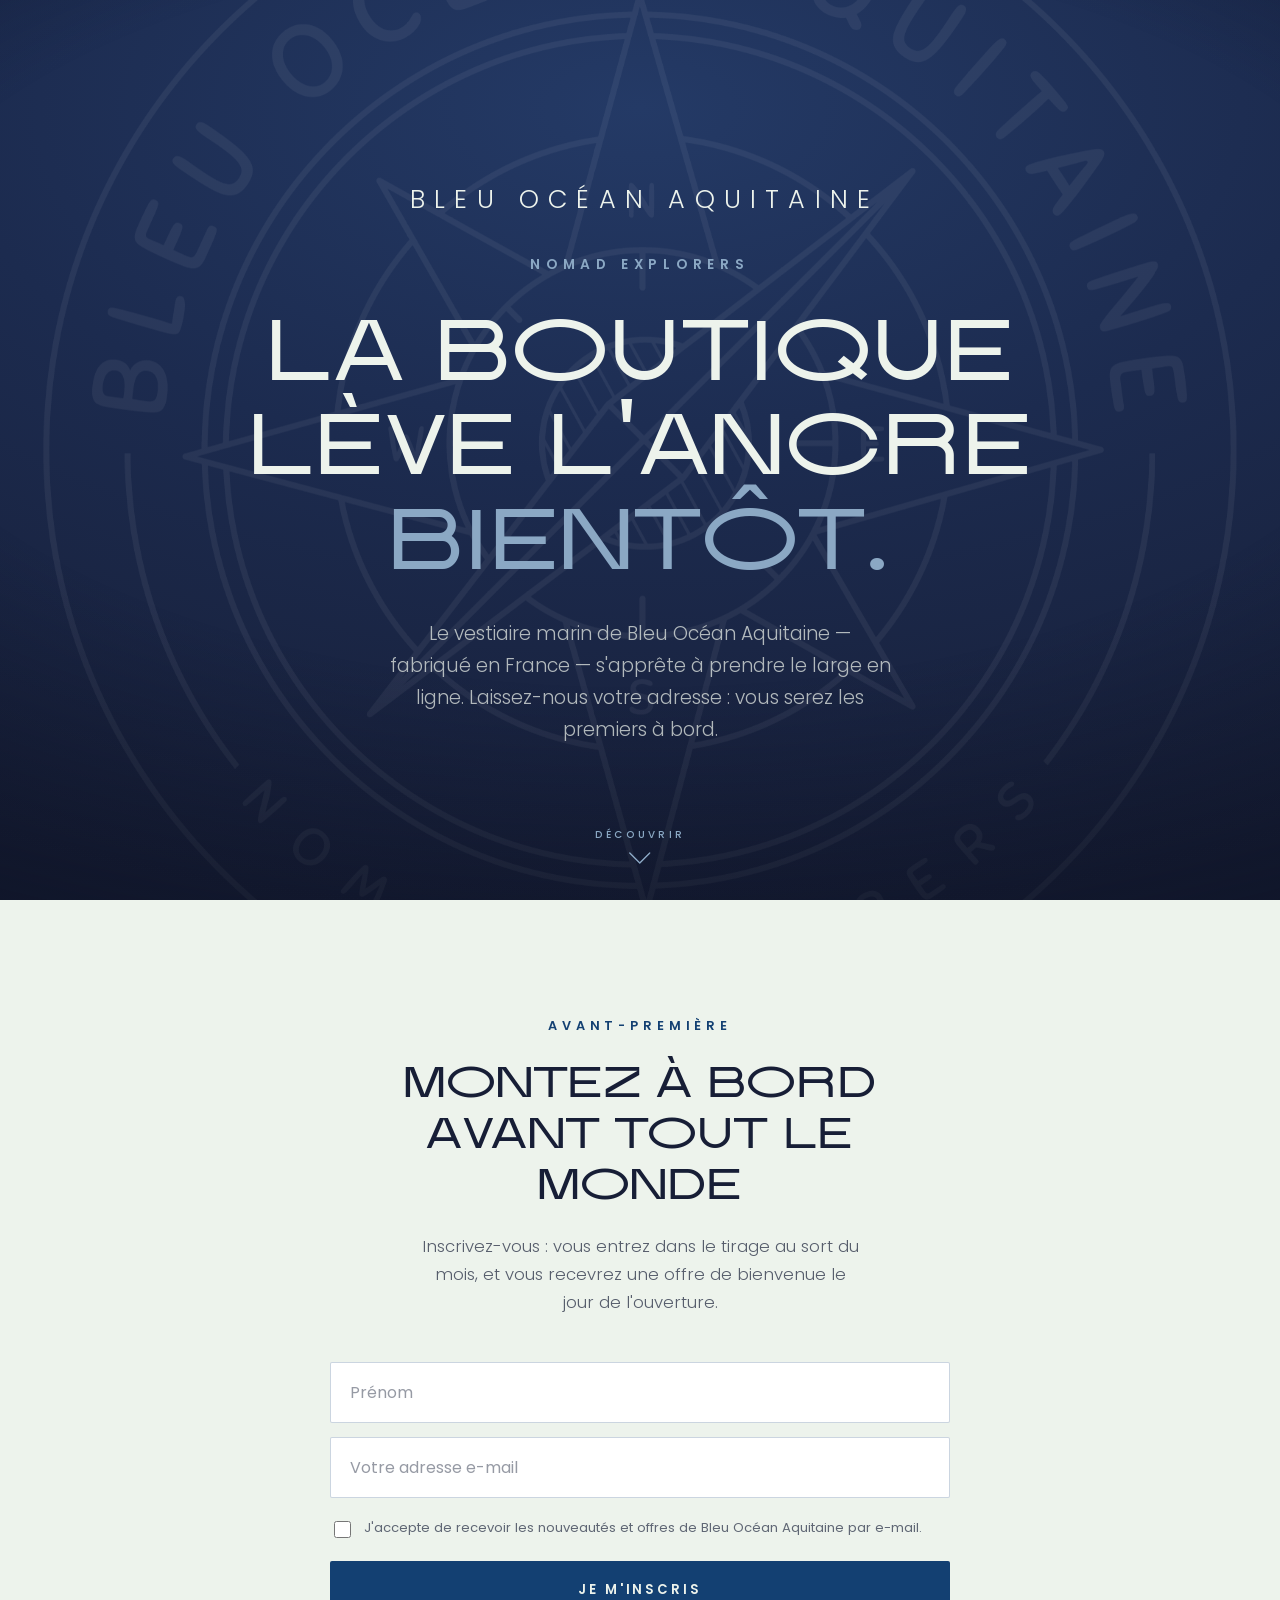
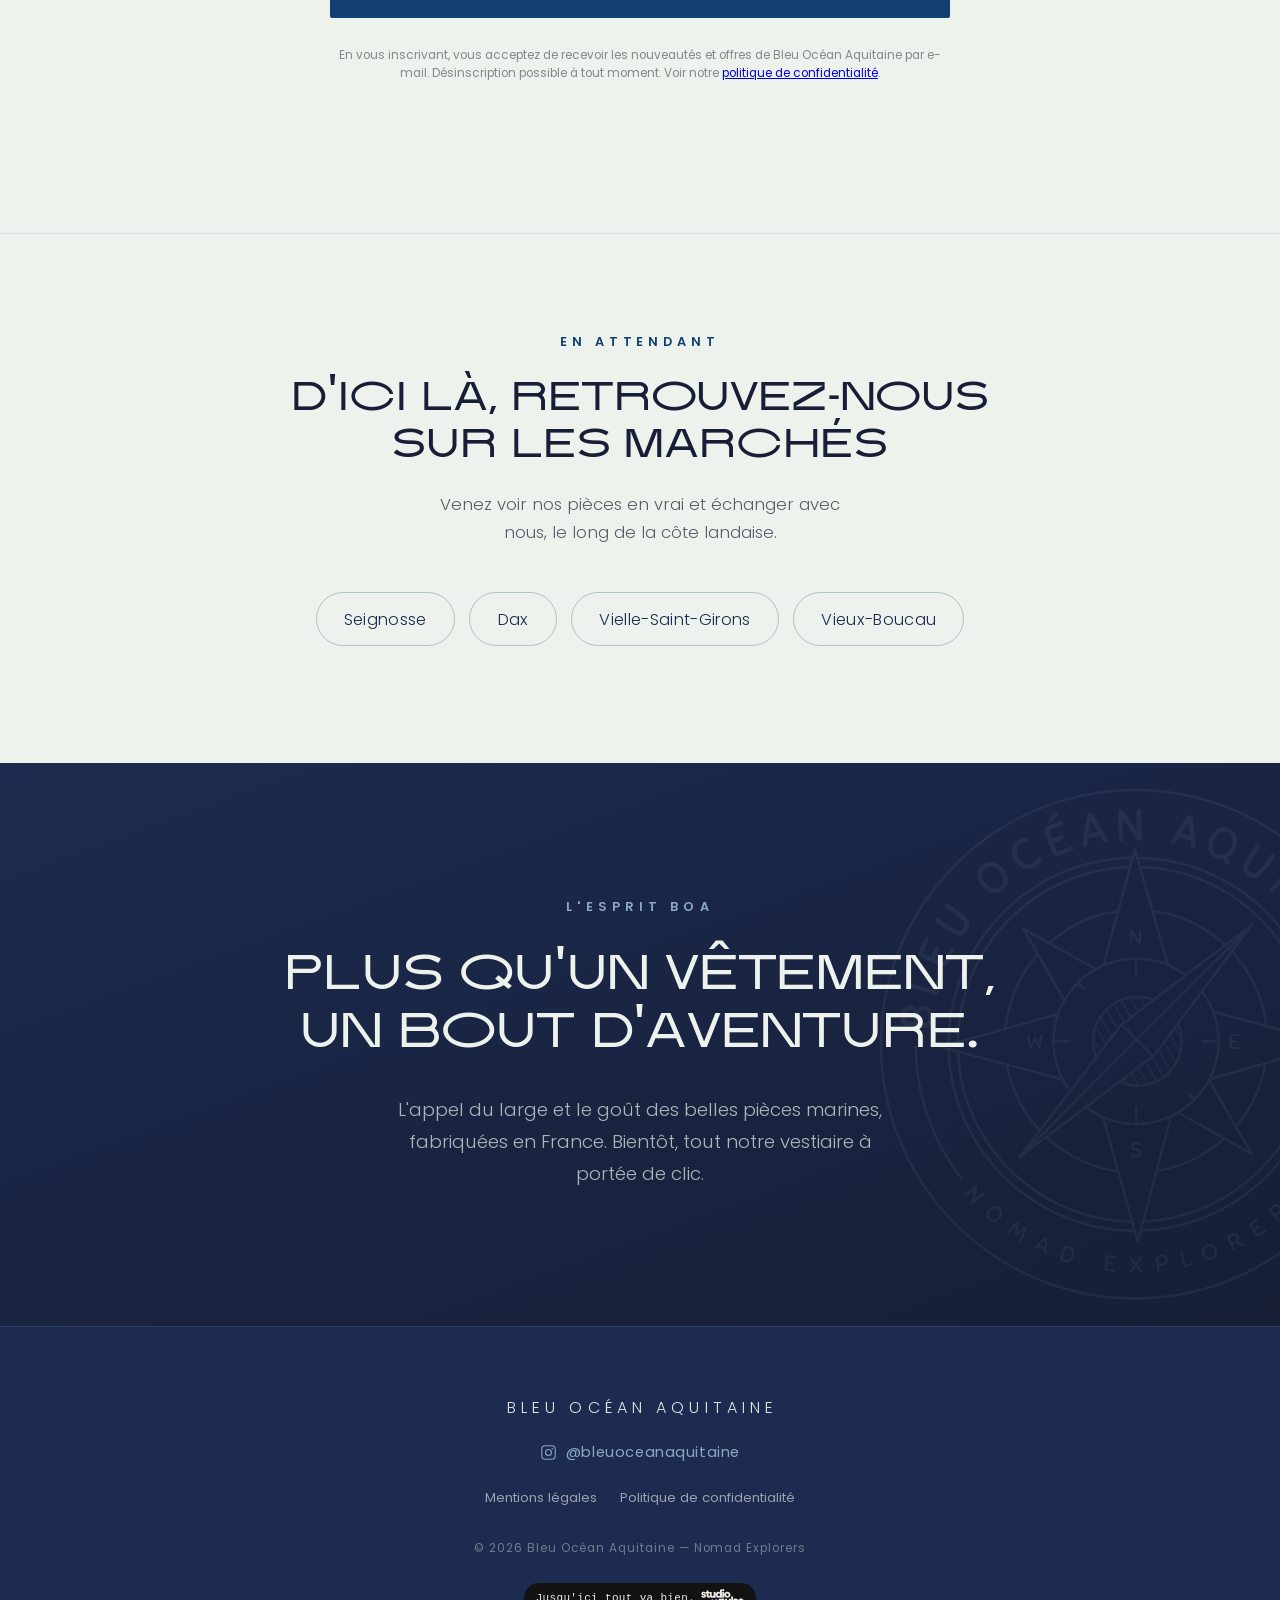
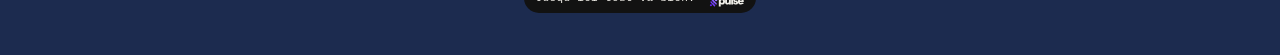
<file: index.html>
<!DOCTYPE html>
<html lang="fr">
<head>
  <meta charset="utf-8">
  <meta name="viewport" content="width=device-width, initial-scale=1">

  <title>Bleu Océan Aquitaine — bientôt en ligne</title>
  <meta name="description" content="Le vestiaire marin fabriqué en France. Inscrivez-vous pour l'avant-première et une offre de bienvenue à l'ouverture.">

  <!-- Open Graph / partage & QR -->
  <meta property="og:type" content="website">
  <meta property="og:locale" content="fr_FR">
  <meta property="og:site_name" content="Bleu Océan Aquitaine">
  <meta property="og:title" content="Bleu Océan Aquitaine — bientôt en ligne">
  <meta property="og:description" content="Le vestiaire marin fabriqué en France. Inscrivez-vous pour l'avant-première et une offre de bienvenue à l'ouverture.">
  <meta property="og:url" content="https://bleuoceanaquitaine.fr/">
  <meta property="og:image" content="https://bleuoceanaquitaine.fr/assets/logo-boa.png">
  <meta property="og:image:alt" content="Logo Bleu Océan Aquitaine — rose des vents">
  <meta name="twitter:card" content="summary_large_image">
  <meta name="twitter:title" content="Bleu Océan Aquitaine — bientôt en ligne">
  <meta name="twitter:description" content="Le vestiaire marin fabriqué en France. Inscrivez-vous pour l'avant-première et une offre de bienvenue à l'ouverture.">
  <meta name="twitter:image" content="https://bleuoceanaquitaine.fr/assets/logo-boa.png">

  <!-- Favicon (logo réduit) -->
  <link rel="icon" type="image/png" sizes="32x32" href="assets/favicon-32.png">
  <link rel="icon" type="image/png" sizes="16x16" href="assets/favicon-16.png">
  <link rel="apple-touch-icon" sizes="180x180" href="assets/apple-touch-icon.png">

  <meta name="theme-color" content="#1C2B4F">
  <link rel="canonical" href="https://bleuoceanaquitaine.fr/">

  <link rel="preload" as="image" href="assets/logo-boa.png">
  <link rel="stylesheet" href="styles.css">
</head>
<body>
<main>

  <!-- ===================== HERO ===================== -->
  <section class="hero" aria-label="Bleu Océan Aquitaine — bientôt en ligne">
    <!-- rose des vents en filigrane, rotation lente -->
    <div class="hero__compass" data-compass aria-hidden="true">
      <img src="assets/logo-boa.png" alt="">
    </div>
    <div class="hero__vignette" aria-hidden="true"></div>

    <div class="hero__inner">
      <div class="hero__brand">Bleu Océan Aquitaine</div>
      <p class="hero__kicker">Nomad Explorers</p>
      <h1 class="hero__title">
        <span>La</span> <span>boutique</span> <span>lève</span> <span>l'ancre</span> <span>bientôt.</span>
      </h1>
      <p class="hero__subtitle">Le vestiaire marin de Bleu Océan Aquitaine — fabriqué en France — s'apprête à prendre le large en ligne. Laissez-nous votre adresse : vous serez les premiers à bord.</p>
    </div>

    <a class="hero__scroll" href="#inscription" aria-label="Aller à l'inscription">
      <span>Découvrir</span>
      <svg width="22" height="13" viewBox="0 0 22 13" fill="none" aria-hidden="true"><path d="M1 1L11 11L21 1" stroke="#8BA8C4" stroke-width="1.4" stroke-linecap="round" stroke-linejoin="round"></path></svg>
    </a>
  </section>

  <!-- ===================== CAPTURE E-MAIL ===================== -->
  <section id="inscription" class="section section--paper">
    <div class="section__inner">
      <p class="kicker" data-reveal>Avant-première</p>
      <h2 class="heading" data-reveal data-delay="1">Montez à bord<br>avant tout le monde</h2>
      <p class="lede" data-reveal data-delay="2">Inscrivez-vous : vous entrez dans le tirage au sort du mois, et vous recevrez une offre de bienvenue le jour de l'ouverture.</p>

      <div class="signup" data-reveal data-delay="3">

        <!-- Formulaire sur-mesure aux couleurs BOA. Soumission en JS via fetch +
             FormData (multipart/form-data) vers l'endpoint Brevo, qui répond en JSON.
             CORS autorisé pour le domaine. Double opt-in et RGPD gérés par Brevo.
             Champs réels : EMAIL, NOM (+ honeypot email_address_check, locale). -->
        <div id="form-wrap">
          <form id="signup-form" class="form"
                method="POST"
                action="https://7a48fc85.sibforms.com/v2/serve/[base64]">
            <input class="form__field" type="text" name="NOM" placeholder="Prénom" autocomplete="given-name" required aria-label="Prénom">
            <input class="form__field" type="email" name="EMAIL" placeholder="Votre adresse e-mail" autocomplete="email" required aria-label="Adresse e-mail">

            <label class="form__consent">
              <input type="checkbox" name="consent" required>
              <span>J'accepte de recevoir les nouveautés et offres de Bleu Océan Aquitaine par e-mail.</span>
            </label>

            <!-- honeypot anti-spam (Brevo) — doit rester vide -->
            <div class="form__hp" aria-hidden="true">
              <input type="text" name="email_address_check" tabindex="-1" autocomplete="off" value="">
            </div>
            <input type="hidden" name="locale" value="fr">

            <button class="btn" type="submit">Je m'inscris</button>

            <p class="form__legal">En vous inscrivant, vous acceptez de recevoir les nouveautés et offres de Bleu Océan Aquitaine par e-mail. Désinscription possible à tout moment. Voir notre <a href="confidentialite.html">politique de confidentialité</a>.</p>
            <p id="form-error" class="form__error" role="alert" aria-live="polite"></p>
          </form>
        </div>

        <!-- État de succès -->
        <div id="success" class="success is-hidden" role="status">
          <div class="success__check" aria-hidden="true">
            <svg width="26" height="26" viewBox="0 0 26 26" fill="none"><path d="M6 13.5L11 18.5L20 8" stroke="#134072" stroke-width="1.6" stroke-linecap="round" stroke-linejoin="round"></path></svg>
          </div>
          <p class="success__title">Bienvenue à bord !</p>
          <p class="success__text">Pensez à confirmer votre inscription via l'e-mail qu'on vient de vous envoyer.</p>
        </div>

      </div>
    </div>
  </section>

  <!-- ===================== MARCHÉS ===================== -->
  <section class="section section--markets">
    <div class="section__inner">
      <p class="kicker" data-reveal>En attendant</p>
      <h2 class="heading" data-reveal data-delay="1">D'ici là, retrouvez-nous<br>sur les marchés</h2>
      <p class="lede" data-reveal data-delay="2">Venez voir nos pièces en vrai et échanger avec nous, le long de la côte landaise.</p>

      <div class="tags">
        <span class="tag" data-reveal>Seignosse</span>
        <span class="tag" data-reveal>Dax</span>
        <span class="tag" data-reveal>Vielle-Saint-Girons</span>
        <span class="tag" data-reveal>Vieux-Boucau</span>
      </div>
    </div>
  </section>

  <!-- ===================== L'ESPRIT BOA ===================== -->
  <section class="section section--spirit">
    <img class="section--spirit__compass" src="assets/logo-boa.png" alt="" aria-hidden="true">
    <div class="section__inner">
      <p class="kicker" data-reveal>L'esprit BOA</p>
      <p class="heading" data-reveal data-delay="1">Plus qu'un vêtement,<br>un bout d'aventure.</p>
      <p class="lede" data-reveal data-delay="2">L'appel du large et le goût des belles pièces marines, fabriquées en France. Bientôt, tout notre vestiaire à portée de clic.</p>
    </div>
  </section>

  <!-- ===================== FOOTER ===================== -->
  <footer class="footer">
    <div class="footer__brand">Bleu Océan Aquitaine</div>
    <a class="footer__ig" href="https://instagram.com/bleuoceanaquitaine" target="_blank" rel="noopener">
      <svg width="17" height="17" viewBox="0 0 24 24" fill="none" aria-hidden="true"><rect x="2.5" y="2.5" width="19" height="19" rx="5" stroke="currentColor" stroke-width="1.5"></rect><circle cx="12" cy="12" r="4.2" stroke="currentColor" stroke-width="1.5"></circle><circle cx="17.4" cy="6.6" r="1.1" fill="currentColor"></circle></svg>
      @bleuoceanaquitaine
    </a>
    <nav class="footer__links" aria-label="Liens légaux">
      <a href="mentions-legales.html">Mentions légales</a>
      <a href="confidentialite.html">Politique de confidentialité</a>
    </nav>
    <p class="footer__copy">© 2026 Bleu Océan Aquitaine — Nomad Explorers</p>
    <span class="sp-sig sp-sig--sombre sp-sig--gelule">
      <span>Jusqu'ici tout va bien.</span>
      <a class="sp-sig__lien" href="https://studiopulse.fr" target="_blank" rel="noopener"><span class="sp-sig__zone" aria-hidden="true"></span><span class="sp-sig__nom">Studio Pulse</span><svg class="sp-sig__logo" viewBox="-10 -10 4010 1670" aria-hidden="true" focusable="false"><defs><linearGradient id="sp-sig-grad" class="sp-sig__grad" gradientUnits="userSpaceOnUse" spreadMethod="repeat" x1="780" y1="1660" x2="2239" y2="201"><stop offset="0.0" stop-color="#5606DB"/><stop offset="0.125" stop-color="#642BED"/><stop offset="0.25" stop-color="#7442FF"/><stop offset="0.375" stop-color="#936AFE"/><stop offset="0.5" stop-color="#B28AFF"/><stop offset="0.625" stop-color="#936AFE"/><stop offset="0.75" stop-color="#7442FF"/><stop offset="0.875" stop-color="#642BED"/><stop offset="1.0" stop-color="#5606DB"/></linearGradient></defs><path fill="currentColor" d="M244.36,802.13c-43.92,0-83.05-7.8-117.4-23.37-34.36-15.570-62.33-35.76-83.93-60.56-21.61-24.78-35.96-50.63-43.03-77.56l143.43-49.930c5.66,24.09,17.53,43.39,35.59,57.900,18.06,14.53,39.84,21.78,65.34,21.780,17.7,0,31.51-3.35,41.44-10.09,9.91-6.72,14.87-15.75,14.87-27.090,0-12.75-6.56-22.66-19.65-29.75-13.11-7.07-30.11-13.1-51-18.06-20.9-4.95-43.21-10.79-66.93-17.53-23.74-6.72-46.05-16.1-66.93-28.15-20.9-12.04-37.9-28.69-51-49.93-13.11-21.25-19.65-49.22-19.65-83.930,0-27.62,7.97-53.29,23.9-77.030,15.94-23.72,38.78-42.85,68.53-57.370,29.75-14.51,65.51-21.78,107.3-21.780,37.53,0,71.88,5.5,103.06,16.470,31.16,10.99,57.54,26.21,79.15,45.680,21.6,19.49,35.94,41.97,43.03,67.46l-140.24,55.25c-7.09-24.07-19.31-40.54-36.65-49.4-17.36-8.85-33.47-13.28-48.34-13.28-13.46,0-24.27,2.66-32.4,7.97-8.15,5.31-12.22,12.58-12.22,21.78,0,12.05,6.72,21.25,20.19,27.62,13.45,6.38,30.81,11.87,52.06,16.47,21.25,4.61,43.72,9.93,67.46,15.94,23.72,6.03,46.22,15.24,67.46,27.62,21.25,12.4,38.6,29.4,52.06,51,13.45,21.61,20.19,50.46,20.19,86.59,0,34-9.21,64.11-27.62,90.31-18.43,26.21-43.93,46.93-76.5,62.15-32.59,15.22-69.77,22.84-111.55,22.84Z M723.51,802.13c-40.37,0-77.03-7.97-109.96-23.9-32.93-15.94-59.15-39.13-78.62-69.59-19.49-30.44-29.22-67.63-29.22-111.55v-196.55h-81.81v-142.37h81.81v-124.3h176.36v124.3h117.93v142.37h-117.93v179.55c0,21.96,6.01,38.96,18.06,51,12.03,12.05,28.32,18.06,48.87,18.06,16.29,0,33.28-3.19,51-9.56l12.75,147.68c-13.46,4.96-27.62,8.67-42.5,11.16-14.87,2.47-30.46,3.72-46.75,3.72Z M1008.24,802.13c-39.67,0-74.55-8.15-104.65-24.44-30.11-16.29-53.49-39.31-70.12-69.06-16.65-29.75-24.97-64.090-24.970-103.06v-347.41h176.36v298.54c0,27.62,7.44,49.77,22.31,66.4,14.87,16.65,34.69,24.97,59.5,24.97,32.57,0,57.37-13.45,74.37-40.37,17-26.91,25.5-65.51,25.5-115.8v-233.73h177.42v535.46h-177.42v-47.81c-11.34,12.75-30.99,25.33-58.96,37.72-27.99,12.38-61.09,18.59-99.34,18.59Z M1607.44,802.13c-51.71,0-96.51-11.32-134.4-34-37.9-22.66-67.3-54.72-88.18-96.15-20.9-41.43-31.34-90.12-31.34-146.08s10.44-105.53,31.34-146.61c20.88-41.07,50.28-72.94,88.18-95.62,37.88-22.66,82.69-34,134.4-34,31.16,0,59.85,5.31,86.06,15.94,26.19,10.62,46.38,23.74,60.56,39.31V41.44h177.43v752.2h-177.43v-46.75c-14.18,15.59-34.53,28.69-61.09,39.31-26.56,10.62-55.08,15.94-85.53,15.94ZM1642.5,651.27c33.28,0,60.19-11.5,80.74-34.53,20.54-23.01,30.81-53.65,30.81-91.9s-10.27-68.87-30.81-91.9c-20.55-23.01-47.46-34.53-80.74-34.53s-59.33,11.52-80.21,34.53c-20.9,23.02-31.34,53.65-31.34,91.9s10.44,68.89,31.34,91.9c20.88,23.02,47.63,34.53,80.21,34.53Z M2050.46,208.24c-30.46,0-55.96-9.73-76.49-29.22-20.55-19.47-30.81-44.44-30.81-74.9s10.26-54.53,30.81-74.37c20.53-19.82,46.03-29.75,76.49-29.75s57.01,9.93,77.56,29.75c20.53,19.84,30.81,44.62,30.81,74.37s-10.27,55.43-30.81,74.9c-20.55,19.49-46.4,29.22-77.56,29.22ZM1962.28,793.63V258.17h177.43v535.46h-177.43Z M2436.12,802.13c-55.96,0-105.71-11.85-149.27-35.59-43.56-23.72-77.74-56.48-102.52-98.27-24.8-41.78-37.18-89.59-37.18-143.43s12.38-101.46,37.18-142.9c24.78-41.44,58.96-73.84,102.52-97.21,43.56-23.37,93.31-35.06,149.27-35.06s105.71,11.69,149.27,35.06c43.56,23.37,77.72,55.78,102.52,97.21,24.78,41.43,37.18,89.08,37.18,142.9s-12.4,101.64-37.18,143.43c-24.8,41.8-58.96,74.55-102.52,98.27-43.56,23.74-93.33,35.59-149.27,35.59ZM2436.12,652.33c33.28,0,60.19-11.69,80.74-35.06,20.54-23.37,30.81-54.18,30.81-92.43s-10.27-68-30.81-91.37c-20.55-23.37-47.46-35.06-80.74-35.06s-59.15,11.52-79.68,34.53c-20.55,23.02-30.81,53.65-30.81,91.9s10.26,69.06,30.81,92.43c20.53,23.37,47.1,35.06,79.68,35.06Z M1642.5,1619.85v-728.82h177.42v46.75c14.16-15.57,34.53-28.69,61.09-39.31,26.56-10.62,55.06-15.94,85.52-15.94,51.69,0,96.5,11.34,134.4,34,37.88,22.68,67.28,54.55,88.18,95.62,20.88,41.09,31.34,89.96,31.34,146.61s-10.46,104.65-31.34,146.08c-20.9,41.44-50.3,73.49-88.18,96.15-37.9,22.68-82.7,34-134.4,34-30.46,0-58.96-5.31-85.520-15.940-26.56-10.62-46.93-23.72-61.09-39.31v240.11h-177.42ZM1930.42,1284.12c33.28,0,60.19-11.5,80.74-34.53,20.53-23.01,30.81-53.65,30.81-91.9s-10.28-68.87-30.81-91.9c-20.55-23.01-47.46-34.53-80.74-34.53s-59.15,11.52-79.68,34.53c-20.55,23.02-30.81,53.65-30.81,91.9s10.26,68.89,30.81,91.9c20.53,23.02,47.1,34.53,79.68,34.53Z M2425.5,1434.99c-39.67,0-74.55-8.15-104.65-24.44-30.11-16.29-53.49-39.31-70.12-69.06-16.65-29.75-24.97-64.09-24.97-103.06v-347.41h176.36v298.54c0,27.62,7.44,49.77,22.31,66.4,14.87,16.65,34.69,24.97,59.5,24.97,32.57,0,57.37-13.45,74.37-40.37,17-26.91,25.5-65.5,25.5-115.8v-233.73h177.42v535.46h-177.42v-47.81c-11.34,12.75-30.99,25.33-58.96,37.72-27.99,12.38-61.09,18.59-99.34,18.59Z M2792.04,1426.49v-752.2h177.43v752.2h-177.43Z M3211.69,1434.99c-43.93,0-83.05-7.8-117.4-23.37-34.36-15.57-62.33-35.76-83.93-60.56-21.61-24.78-35.96-50.63-43.03-77.56l143.43-49.93c5.66,24.09,17.53,43.39,35.59,57.9,18.06,14.53,39.84,21.78,65.34,21.78,17.69,0,31.51-3.35,41.43-10.09,9.91-6.72,14.88-15.75,14.88-27.09,0-12.75-6.56-22.66-19.66-29.75-13.11-7.07-30.11-13.1-51-18.06-20.9-4.95-43.21-10.79-66.93-17.53-23.74-6.72-46.05-16.1-66.93-28.16-20.9-12.03-37.9-28.69-51-49.93-13.12-21.25-19.66-49.22-19.66-83.93,0-27.62,7.97-53.29,23.9-77.03,15.94-23.72,38.78-42.85,68.53-57.37,29.75-14.51,65.5-21.78,107.3-21.78,37.53,0,71.88,5.5,103.05,16.47,31.16,10.99,57.54,26.21,79.15,45.68,21.6,19.49,35.94,41.97,43.03,67.46l-140.24,55.25c-7.09-24.07-19.31-40.54-36.65-49.4-17.36-8.85-33.47-13.28-48.34-13.28-13.46,0-24.27,2.66-32.4,7.97-8.15,5.31-12.22,12.58-12.22,21.78,0,12.05,6.72,21.25,20.19,27.62,13.45,6.38,30.81,11.87,52.06,16.47,21.25,4.61,43.72,9.93,67.46,15.94,23.72,6.03,46.22,15.24,67.47,27.62,21.25,12.4,38.59,29.4,52.06,51,13.45,21.61,20.19,50.46,20.19,86.59,0,34-9.21,64.11-27.62,90.31-18.43,26.21-43.92,46.93-76.49,62.15-32.59,15.22-69.77,22.84-111.55,22.84Z M3695.08,1434.99c-56.67,0-106.24-11.85-148.74-35.59-42.5-23.72-75.43-56.48-98.81-98.27-23.37-41.78-35.06-89.59-35.06-143.43s11.69-101.28,35.06-142.37c23.37-41.07,55.78-73.47,97.21-97.21,41.44-23.72,89.06-35.59,142.9-35.59,62.32,0,115.27,14.18,158.83,42.5,43.56,28.34,75.25,66.77,95.09,115.27,19.82,48.52,25.13,102.52,15.94,162.02h-369.72c7.07,28.34,19.82,50.12,38.25,65.34,18.41,15.24,41.44,22.84,69.06,22.84,21.95,0,41.43-4.95,58.43-14.87,17-9.91,29.04-24.07,36.12-42.5l165.74,45.68c-15.59,47.46-46.75,85.36-93.49,113.68-46.75,28.34-102.36,42.5-166.8,42.5ZM3593.09,1079.07h181.67c-2.13-19.82-10.81-35.94-26.03-48.34-15.24-12.38-35.59-18.59-61.09-18.59-46.75,0-78.27,22.31-94.55,66.93Z"/><path fill="url(#sp-sig-grad)" d="M1266.85,1616.68c-13.39,3.78-28.05,4.52-41.17.34-12.29-3.91-25.69-9.24-34.73-19.22l-230.02-253.88-82.47-91.53c-6.71-7.45-12.48-13.63-16.83-22.68-7.07-14.7-10.64-31.12-6.67-47.18,4.5-18.25,13.59-34.14,31.56-43.26,22.91-11.64,56.42-8.11,74.95,12.8l154.99,174.89c12.64,14.26,40.21,17.28,51.79.37,16.43-23.98,1.69-58.28-17.53-80.19l-52.38-59.7-66.05-74.17-46.05-51.08c-10.98-12.18-20.26-23.93-24.59-40.44-11.68-44.56,12.91-88.34,57.91-98.53,12.69-2.87,23.65-3.51,36.61.26,13.73,4,29.38,9.73,39.72,21.12l122.49,134.95,102.14,113.77,130.58,145.53c23.48,26.17,19.15,79.3-17.45,99.87-24.7,13.88-58.56,11.33-78.53-10.58l-100.78-110.58c-9.95-10.92-23.66-16.18-38.95-11.62-5.3,1.58-11.75,6.47-14.88,11.29-16.01,24.630-3.34,57.7,15.28,79.24l30.72,35.53,49.7,56.68c9.24,10.53,16.75,21.1,20.44,35.13,10.58,40.24-8.52,81.21-49.79,92.86Z M1284.21,1029.52a107.42,107.42 0 1,0 214.84,0a107.42,107.42 0 1,0 -214.84,0Z M812.75,1495.98a97.58,97.58 0 1,0 195.16,0a97.58,97.58 0 1,0 -195.16,0Z"/></svg></a>
    </span>
  </footer>

</main>

<script src="main.js" defer></script>
</body>
</html>
</file>
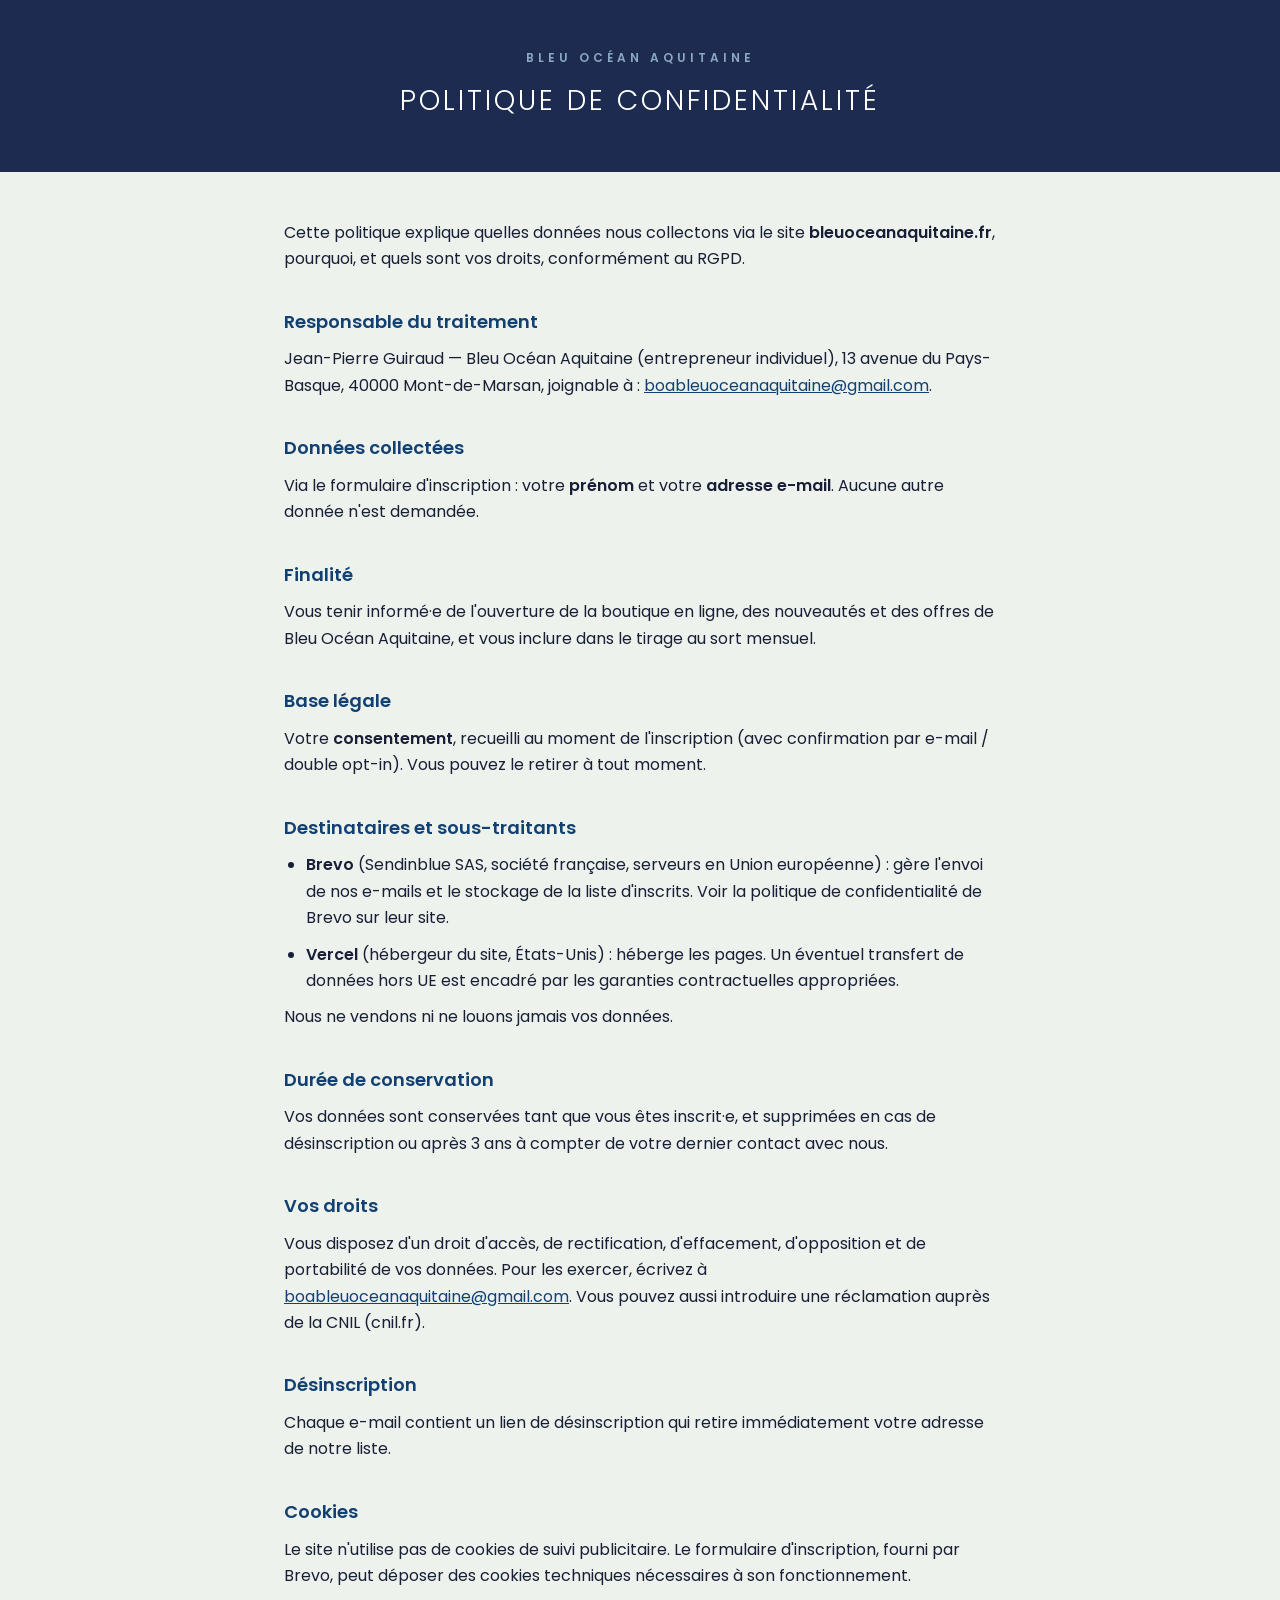
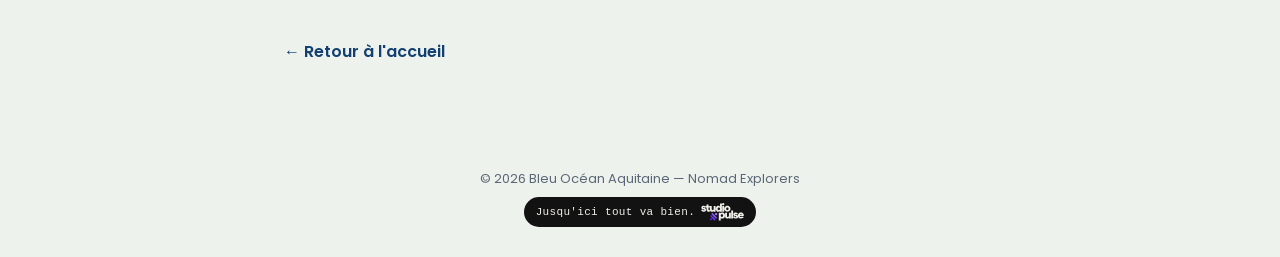
<file: confidentialite.html>
<!DOCTYPE html>
<html lang="fr">
<head>
<meta charset="utf-8">
<meta name="viewport" content="width=device-width, initial-scale=1">
<title>Politique de confidentialité — Bleu Océan Aquitaine</title>
<meta name="robots" content="noindex">
<link rel="icon" type="image/png" sizes="32x32" href="assets/favicon-32.png">
<link rel="icon" type="image/png" sizes="16x16" href="assets/favicon-16.png">
<link rel="apple-touch-icon" sizes="180x180" href="assets/apple-touch-icon.png">
<link rel="stylesheet" href="assets/fonts.css">
<style>
  :root{--navy:#1C2B4F;--blue:#134072;--ink:#171E36;--sky:#8BA8C4;--paper:#EDF3EC;}
  *{margin:0;padding:0;box-sizing:border-box;}
  body{font-family:'Poppins',sans-serif;color:var(--ink);background:var(--paper);line-height:1.65;font-weight:400;}
  header{background:var(--navy);color:#fff;padding:48px 24px;text-align:center;}
  header .kicker{color:var(--sky);letter-spacing:4px;font-size:12px;text-transform:uppercase;font-weight:600;}
  header h1{font-weight:300;letter-spacing:3px;font-size:28px;margin-top:10px;text-transform:uppercase;}
  main{max-width:760px;margin:0 auto;padding:48px 24px 72px;}
  h2{color:var(--blue);font-weight:600;font-size:18px;margin:34px 0 10px;}
  p,li{margin-bottom:10px;}
  ul{padding-left:22px;}
  .ph{background:#FFF6D9;border:1px dashed #D9B84C;border-radius:4px;padding:1px 6px;font-weight:600;color:#8a6d1a;}
  a{color:var(--blue);}
  .back{display:inline-block;margin-top:40px;color:var(--blue);text-decoration:none;font-weight:600;}
  footer{display:flex;flex-direction:column;align-items:center;gap:8px;text-align:center;padding:30px;color:#5B6677;font-size:13px;}
  /* Signature Studio Pulse : règles de signature-studio-pulse.html,
   gélule reprise de SignatureStudioPulse.tsx, échelle réduite (texte
   11 px, logo 18 px, gélule 30 px) comme sur la boutique. */
.sp-sig{display:inline-flex;align-items:center;gap:6px;height:18px;
  font:400 11px/14px 'Matter Mono',ui-monospace,'SF Mono',SFMono-Regular,Menlo,Consolas,'Liberation Mono',monospace;
  letter-spacing:.03em;color:inherit;white-space:nowrap;vertical-align:middle;}
.sp-sig__lien{display:block;color:inherit;text-decoration:none;}
.sp-sig__logo{display:block;height:18px;width:auto;}
.sp-sig--clair{color:#121212;}
.sp-sig--sombre{color:#EFEDE7;}
.sp-sig--mono .sp-sig__symbole{fill:currentColor;}
.sp-sig--gelule{position:relative;box-sizing:content-box;padding:6px 12px;border-radius:999px;background:var(--sp-fond,#121212);}
.sp-sig--gelule:not(.sp-sig--mono){color:#EFEDE7;}
.sp-sig--gelule .sp-sig__lien{outline:none;}
.sp-sig--gelule .sp-sig__zone{position:absolute;inset:0;border-radius:999px;}
.sp-sig--gelule:has(.sp-sig__lien:focus-visible){outline:2px solid currentColor;outline-offset:2px;}
/* Nom du studio : lu par Google et les lecteurs d'écran, masqué à l'oeil. */
.sp-sig__nom{position:absolute;width:1px;height:1px;padding:0;margin:-1px;overflow:hidden;clip:rect(0,0,0,0);white-space:nowrap;border:0;}
@media (prefers-reduced-motion:reduce){.sp-sig .sp-sig__lien:hover,.sp-sig .sp-sig__lien:focus-visible{box-shadow:0 1px 0 currentColor;}}
</style>
</head>
<body>
<header><div class="kicker">Bleu Océan Aquitaine</div><h1>Politique de confidentialité</h1></header>
<main>
<p>Cette politique explique quelles données nous collectons via le site <strong>bleuoceanaquitaine.fr</strong>, pourquoi, et quels sont vos droits, conformément au RGPD.</p>

<h2>Responsable du traitement</h2>
<p>Jean-Pierre Guiraud — Bleu Océan Aquitaine (entrepreneur individuel), 13 avenue du Pays-Basque, 40000 Mont-de-Marsan, joignable à : <a href="mailto:boableuoceanaquitaine@gmail.com">boableuoceanaquitaine@gmail.com</a>.</p>

<h2>Données collectées</h2>
<p>Via le formulaire d'inscription : votre <strong>prénom</strong> et votre <strong>adresse e-mail</strong>. Aucune autre donnée n'est demandée.</p>

<h2>Finalité</h2>
<p>Vous tenir informé·e de l'ouverture de la boutique en ligne, des nouveautés et des offres de Bleu Océan Aquitaine, et vous inclure dans le tirage au sort mensuel.</p>

<h2>Base légale</h2>
<p>Votre <strong>consentement</strong>, recueilli au moment de l'inscription (avec confirmation par e-mail / double opt-in). Vous pouvez le retirer à tout moment.</p>

<h2>Destinataires et sous-traitants</h2>
<ul>
<li><strong>Brevo</strong> (Sendinblue SAS, société française, serveurs en Union européenne) : gère l'envoi de nos e-mails et le stockage de la liste d'inscrits. Voir la politique de confidentialité de Brevo sur leur site.</li>
<li><strong>Vercel</strong> (hébergeur du site, États-Unis) : héberge les pages. Un éventuel transfert de données hors UE est encadré par les garanties contractuelles appropriées.</li>
</ul>
<p>Nous ne vendons ni ne louons jamais vos données.</p>

<h2>Durée de conservation</h2>
<p>Vos données sont conservées tant que vous êtes inscrit·e, et supprimées en cas de désinscription ou après 3 ans à compter de votre dernier contact avec nous.</p>

<h2>Vos droits</h2>
<p>Vous disposez d'un droit d'accès, de rectification, d'effacement, d'opposition et de portabilité de vos données. Pour les exercer, écrivez à <a href="mailto:boableuoceanaquitaine@gmail.com">boableuoceanaquitaine@gmail.com</a>. Vous pouvez aussi introduire une réclamation auprès de la CNIL (cnil.fr).</p>

<h2>Désinscription</h2>
<p>Chaque e-mail contient un lien de désinscription qui retire immédiatement votre adresse de notre liste.</p>

<h2>Cookies</h2>
<p>Le site n'utilise pas de cookies de suivi publicitaire. Le formulaire d'inscription, fourni par Brevo, peut déposer des cookies techniques nécessaires à son fonctionnement.</p>

<a class="back" href="index.html">← Retour à l'accueil</a>
</main>
<footer>
<span>© 2026 Bleu Océan Aquitaine — Nomad Explorers</span>
<span class="sp-sig sp-sig--sombre sp-sig--gelule">
  <span>Jusqu'ici tout va bien.</span>
  <a class="sp-sig__lien" href="https://studiopulse.fr" target="_blank" rel="noopener"><span class="sp-sig__zone" aria-hidden="true"></span><span class="sp-sig__nom">Studio Pulse</span><svg class="sp-sig__logo" viewBox="-10 -10 4010 1670" aria-hidden="true" focusable="false"><defs><linearGradient id="sp-sig-grad" class="sp-sig__grad" gradientUnits="userSpaceOnUse" spreadMethod="repeat" x1="780" y1="1660" x2="2239" y2="201"><stop offset="0.0" stop-color="#5606DB"/><stop offset="0.125" stop-color="#642BED"/><stop offset="0.25" stop-color="#7442FF"/><stop offset="0.375" stop-color="#936AFE"/><stop offset="0.5" stop-color="#B28AFF"/><stop offset="0.625" stop-color="#936AFE"/><stop offset="0.75" stop-color="#7442FF"/><stop offset="0.875" stop-color="#642BED"/><stop offset="1.0" stop-color="#5606DB"/></linearGradient></defs><path fill="currentColor" d="M244.36,802.13c-43.92,0-83.05-7.8-117.4-23.37-34.36-15.570-62.33-35.76-83.93-60.56-21.61-24.78-35.96-50.63-43.03-77.56l143.43-49.930c5.66,24.09,17.53,43.39,35.59,57.900,18.06,14.53,39.84,21.78,65.34,21.780,17.7,0,31.51-3.35,41.44-10.09,9.91-6.72,14.87-15.75,14.87-27.090,0-12.75-6.56-22.66-19.65-29.75-13.11-7.07-30.11-13.1-51-18.06-20.9-4.95-43.21-10.79-66.93-17.53-23.74-6.72-46.05-16.1-66.93-28.15-20.9-12.04-37.9-28.69-51-49.93-13.11-21.25-19.65-49.22-19.65-83.930,0-27.62,7.97-53.29,23.9-77.030,15.94-23.72,38.78-42.85,68.53-57.370,29.75-14.51,65.51-21.78,107.3-21.780,37.53,0,71.88,5.5,103.06,16.470,31.16,10.99,57.54,26.21,79.15,45.680,21.6,19.49,35.94,41.97,43.03,67.46l-140.24,55.25c-7.09-24.07-19.31-40.54-36.65-49.4-17.36-8.85-33.47-13.28-48.34-13.28-13.46,0-24.27,2.66-32.4,7.97-8.15,5.31-12.22,12.58-12.22,21.78,0,12.05,6.72,21.25,20.19,27.62,13.45,6.38,30.81,11.87,52.06,16.47,21.25,4.61,43.72,9.93,67.46,15.94,23.72,6.03,46.22,15.24,67.46,27.62,21.25,12.4,38.6,29.4,52.06,51,13.45,21.61,20.19,50.46,20.19,86.59,0,34-9.21,64.11-27.62,90.31-18.43,26.21-43.93,46.93-76.5,62.15-32.59,15.22-69.77,22.84-111.55,22.84Z M723.51,802.13c-40.37,0-77.03-7.97-109.96-23.9-32.93-15.94-59.15-39.13-78.62-69.59-19.49-30.44-29.22-67.63-29.22-111.55v-196.55h-81.81v-142.37h81.81v-124.3h176.36v124.3h117.93v142.37h-117.93v179.55c0,21.96,6.01,38.96,18.06,51,12.03,12.05,28.32,18.06,48.87,18.06,16.29,0,33.28-3.19,51-9.56l12.75,147.68c-13.46,4.96-27.62,8.67-42.5,11.16-14.87,2.47-30.46,3.72-46.75,3.72Z M1008.24,802.13c-39.67,0-74.55-8.15-104.65-24.44-30.11-16.29-53.49-39.31-70.12-69.06-16.65-29.75-24.97-64.090-24.970-103.06v-347.41h176.36v298.54c0,27.62,7.44,49.77,22.31,66.4,14.87,16.65,34.69,24.97,59.5,24.97,32.57,0,57.37-13.45,74.37-40.37,17-26.91,25.5-65.51,25.5-115.8v-233.73h177.42v535.46h-177.42v-47.81c-11.34,12.75-30.99,25.33-58.96,37.72-27.99,12.38-61.09,18.59-99.34,18.59Z M1607.44,802.13c-51.71,0-96.51-11.32-134.4-34-37.9-22.66-67.3-54.72-88.18-96.15-20.9-41.43-31.34-90.12-31.34-146.08s10.44-105.53,31.34-146.61c20.88-41.07,50.28-72.94,88.18-95.62,37.88-22.66,82.69-34,134.4-34,31.16,0,59.85,5.31,86.06,15.94,26.19,10.62,46.38,23.74,60.56,39.31V41.44h177.43v752.2h-177.43v-46.75c-14.18,15.59-34.53,28.69-61.09,39.31-26.56,10.62-55.08,15.94-85.53,15.94ZM1642.5,651.27c33.28,0,60.19-11.5,80.74-34.53,20.54-23.01,30.81-53.65,30.81-91.9s-10.27-68.87-30.81-91.9c-20.55-23.01-47.46-34.53-80.74-34.53s-59.33,11.52-80.21,34.53c-20.9,23.02-31.34,53.65-31.34,91.9s10.44,68.89,31.34,91.9c20.88,23.02,47.63,34.53,80.21,34.53Z M2050.46,208.24c-30.46,0-55.96-9.73-76.49-29.22-20.55-19.47-30.81-44.44-30.81-74.9s10.26-54.53,30.81-74.37c20.53-19.82,46.03-29.75,76.49-29.75s57.01,9.93,77.56,29.75c20.53,19.84,30.81,44.62,30.81,74.37s-10.27,55.43-30.81,74.9c-20.55,19.49-46.4,29.22-77.56,29.22ZM1962.28,793.63V258.17h177.43v535.46h-177.43Z M2436.12,802.13c-55.96,0-105.71-11.85-149.27-35.59-43.56-23.72-77.74-56.48-102.52-98.27-24.8-41.78-37.18-89.59-37.18-143.43s12.38-101.46,37.18-142.9c24.78-41.44,58.96-73.84,102.52-97.21,43.56-23.37,93.31-35.06,149.27-35.06s105.71,11.69,149.27,35.06c43.56,23.37,77.72,55.78,102.52,97.21,24.78,41.43,37.18,89.08,37.18,142.9s-12.4,101.64-37.18,143.43c-24.8,41.8-58.96,74.55-102.52,98.27-43.56,23.74-93.33,35.59-149.27,35.59ZM2436.12,652.33c33.28,0,60.19-11.69,80.74-35.06,20.54-23.37,30.81-54.18,30.81-92.43s-10.27-68-30.81-91.37c-20.55-23.37-47.46-35.06-80.74-35.06s-59.15,11.52-79.68,34.53c-20.55,23.02-30.81,53.65-30.81,91.9s10.26,69.06,30.81,92.43c20.53,23.37,47.1,35.06,79.68,35.06Z M1642.5,1619.85v-728.82h177.42v46.75c14.16-15.57,34.53-28.69,61.09-39.31,26.56-10.62,55.06-15.94,85.52-15.94,51.69,0,96.5,11.34,134.4,34,37.88,22.68,67.28,54.55,88.18,95.62,20.88,41.09,31.34,89.96,31.34,146.61s-10.46,104.65-31.34,146.08c-20.9,41.44-50.3,73.49-88.18,96.15-37.9,22.68-82.7,34-134.4,34-30.46,0-58.96-5.31-85.520-15.940-26.56-10.62-46.93-23.72-61.09-39.31v240.11h-177.42ZM1930.42,1284.12c33.28,0,60.19-11.5,80.74-34.53,20.53-23.01,30.81-53.65,30.81-91.9s-10.28-68.87-30.81-91.9c-20.55-23.01-47.46-34.53-80.74-34.53s-59.15,11.52-79.68,34.53c-20.55,23.02-30.81,53.65-30.81,91.9s10.26,68.89,30.81,91.9c20.53,23.02,47.1,34.53,79.68,34.53Z M2425.5,1434.99c-39.67,0-74.55-8.15-104.65-24.44-30.11-16.29-53.49-39.31-70.12-69.06-16.65-29.75-24.97-64.09-24.97-103.06v-347.41h176.36v298.54c0,27.62,7.44,49.77,22.31,66.4,14.87,16.65,34.69,24.97,59.5,24.97,32.57,0,57.37-13.45,74.37-40.37,17-26.91,25.5-65.5,25.5-115.8v-233.73h177.42v535.46h-177.42v-47.81c-11.34,12.75-30.99,25.33-58.96,37.72-27.99,12.38-61.09,18.59-99.34,18.59Z M2792.04,1426.49v-752.2h177.43v752.2h-177.43Z M3211.69,1434.99c-43.93,0-83.05-7.8-117.4-23.37-34.36-15.57-62.33-35.76-83.93-60.56-21.61-24.78-35.96-50.63-43.03-77.56l143.43-49.93c5.66,24.09,17.53,43.39,35.59,57.9,18.06,14.53,39.84,21.78,65.34,21.78,17.69,0,31.51-3.35,41.43-10.09,9.91-6.72,14.88-15.75,14.88-27.09,0-12.75-6.56-22.66-19.66-29.75-13.11-7.07-30.11-13.1-51-18.06-20.9-4.95-43.21-10.79-66.93-17.53-23.74-6.72-46.05-16.1-66.93-28.16-20.9-12.03-37.9-28.69-51-49.93-13.12-21.25-19.66-49.22-19.66-83.93,0-27.62,7.97-53.29,23.9-77.03,15.94-23.72,38.78-42.85,68.53-57.37,29.75-14.51,65.5-21.78,107.3-21.78,37.53,0,71.88,5.5,103.05,16.47,31.16,10.99,57.54,26.21,79.15,45.68,21.6,19.49,35.94,41.97,43.03,67.46l-140.24,55.25c-7.09-24.07-19.31-40.54-36.65-49.4-17.36-8.85-33.47-13.28-48.34-13.28-13.46,0-24.27,2.66-32.4,7.97-8.15,5.31-12.22,12.58-12.22,21.78,0,12.05,6.72,21.25,20.19,27.62,13.45,6.38,30.81,11.87,52.06,16.47,21.25,4.61,43.72,9.93,67.46,15.94,23.72,6.03,46.22,15.24,67.47,27.62,21.25,12.4,38.59,29.4,52.06,51,13.45,21.61,20.19,50.46,20.19,86.59,0,34-9.21,64.11-27.62,90.31-18.43,26.21-43.92,46.93-76.49,62.15-32.59,15.22-69.77,22.84-111.55,22.84Z M3695.08,1434.99c-56.67,0-106.24-11.85-148.74-35.59-42.5-23.72-75.43-56.48-98.81-98.27-23.37-41.78-35.06-89.59-35.06-143.43s11.69-101.28,35.06-142.37c23.37-41.07,55.78-73.47,97.21-97.21,41.44-23.72,89.06-35.59,142.9-35.59,62.32,0,115.27,14.18,158.83,42.5,43.56,28.34,75.25,66.77,95.09,115.27,19.82,48.52,25.13,102.52,15.94,162.02h-369.72c7.07,28.34,19.82,50.12,38.25,65.34,18.41,15.24,41.44,22.84,69.06,22.84,21.95,0,41.43-4.95,58.43-14.87,17-9.91,29.04-24.07,36.12-42.5l165.74,45.68c-15.59,47.46-46.75,85.36-93.49,113.68-46.75,28.34-102.36,42.5-166.8,42.5ZM3593.09,1079.07h181.67c-2.13-19.82-10.81-35.94-26.03-48.34-15.24-12.38-35.59-18.59-61.09-18.59-46.75,0-78.27,22.31-94.55,66.93Z"/><path fill="url(#sp-sig-grad)" d="M1266.85,1616.68c-13.39,3.78-28.05,4.52-41.17.34-12.29-3.91-25.69-9.24-34.73-19.22l-230.02-253.88-82.47-91.53c-6.71-7.45-12.48-13.63-16.83-22.68-7.07-14.7-10.64-31.12-6.67-47.18,4.5-18.25,13.59-34.14,31.56-43.26,22.91-11.64,56.42-8.11,74.95,12.8l154.99,174.89c12.64,14.26,40.21,17.28,51.79.37,16.43-23.98,1.69-58.28-17.53-80.19l-52.38-59.7-66.05-74.17-46.05-51.08c-10.98-12.18-20.26-23.93-24.59-40.44-11.68-44.56,12.91-88.34,57.91-98.53,12.69-2.87,23.65-3.51,36.61.26,13.73,4,29.38,9.73,39.72,21.12l122.49,134.95,102.14,113.77,130.58,145.53c23.48,26.17,19.15,79.3-17.45,99.87-24.7,13.88-58.56,11.33-78.53-10.58l-100.78-110.58c-9.95-10.92-23.66-16.18-38.95-11.62-5.3,1.58-11.75,6.47-14.88,11.29-16.01,24.630-3.34,57.7,15.28,79.24l30.72,35.53,49.7,56.68c9.24,10.53,16.75,21.1,20.44,35.13,10.58,40.24-8.52,81.21-49.79,92.86Z M1284.21,1029.52a107.42,107.42 0 1,0 214.84,0a107.42,107.42 0 1,0 -214.84,0Z M812.75,1495.98a97.58,97.58 0 1,0 195.16,0a97.58,97.58 0 1,0 -195.16,0Z"/></svg></a>
</span>
</footer>
<script>
/* Signature Studio Pulse : au survol, le dégradé du symbole fait un tour
   complet en 1,2 s (repris de signature-studio-pulse.html). */
(function () {
  if (window.matchMedia && window.matchMedia('(prefers-reduced-motion: reduce)').matches) return;
  document.querySelectorAll('.sp-sig:not(.sp-sig--mono):not(.sp-sig--statique) .sp-sig__lien').forEach(function (lien) {
    var grad = lien.querySelector('.sp-sig__grad'), en = false;
    if (!grad) return;
    function tour() {
      if (en) return; en = true;
      var t0 = performance.now();
      (function pas(t) {
        var p = Math.min(1, (t - t0) / 1200), e = p < .5 ? 4 * p * p * p : 1 - Math.pow(-2 * p + 2, 3) / 2;
        grad.setAttribute('gradientTransform', 'translate(' + (-1459 * e).toFixed(1) + ' ' + (1459 * e).toFixed(1) + ')');
        if (p < 1) requestAnimationFrame(pas); else { grad.removeAttribute('gradientTransform'); en = false; }
      })(t0);
    }
    lien.addEventListener('mouseenter', tour);
    lien.addEventListener('focus', tour);
  });
})();
</script>
</body>
</html>
</file>
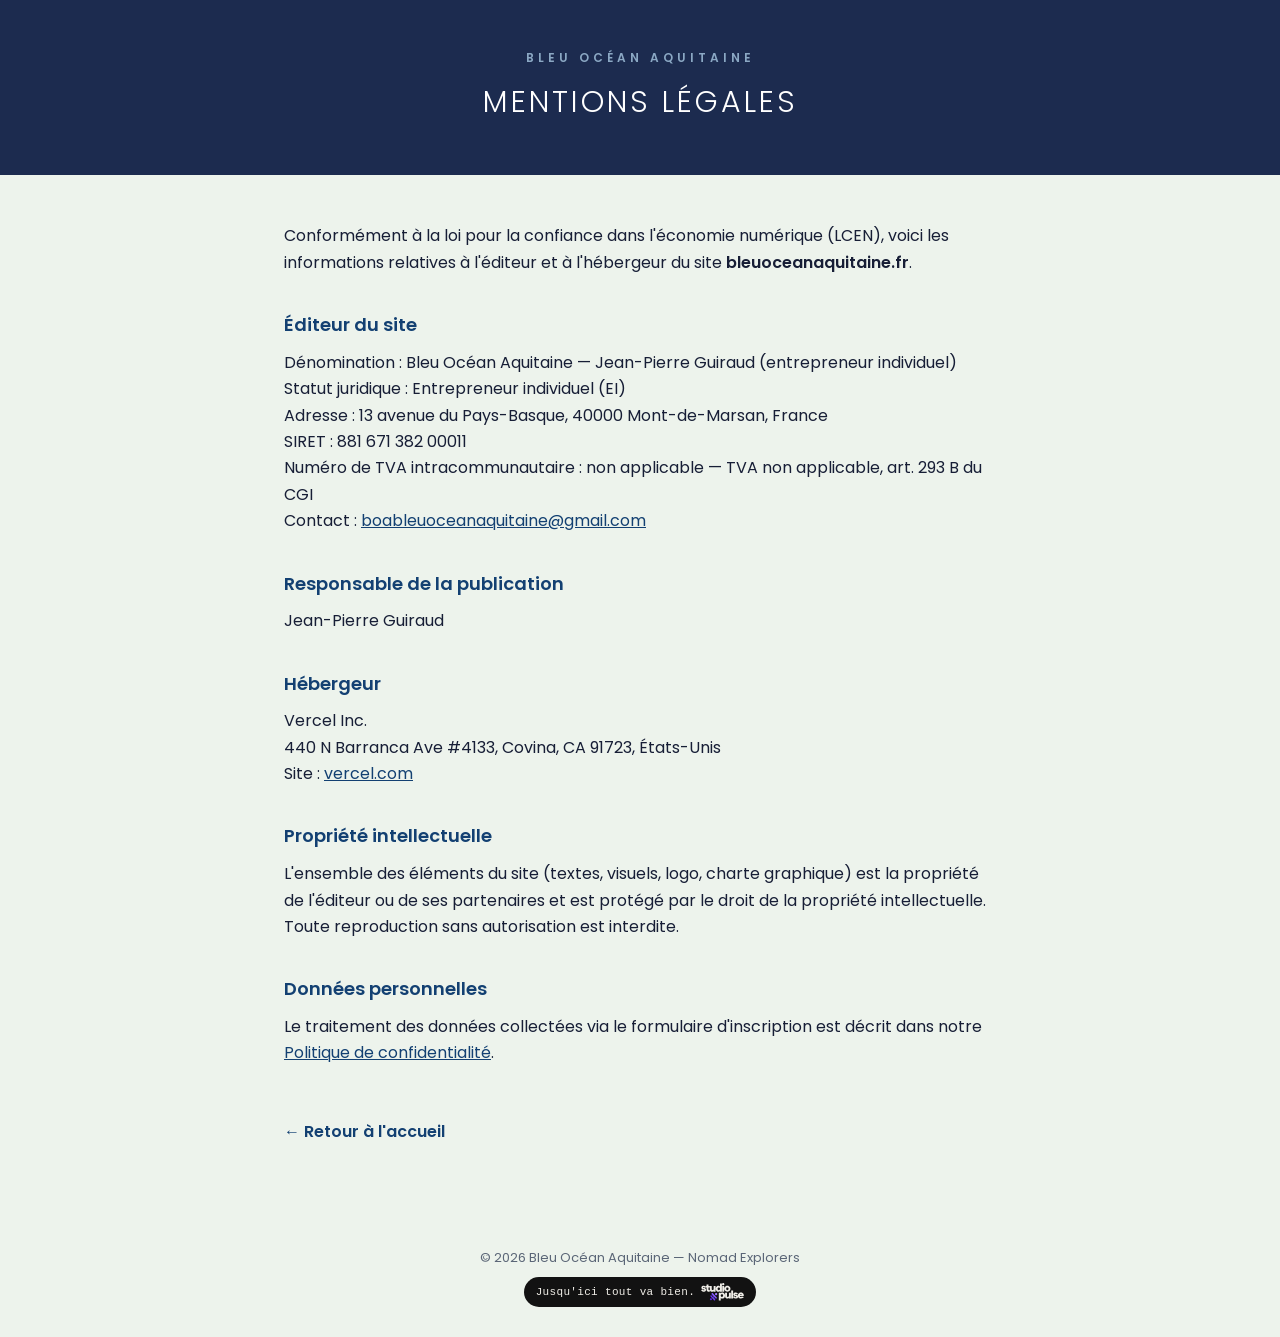
<file: mentions-legales.html>
<!DOCTYPE html>
<html lang="fr">
<head>
<meta charset="utf-8">
<meta name="viewport" content="width=device-width, initial-scale=1">
<title>Mentions légales — Bleu Océan Aquitaine</title>
<meta name="robots" content="noindex">
<link rel="icon" type="image/png" sizes="32x32" href="assets/favicon-32.png">
<link rel="icon" type="image/png" sizes="16x16" href="assets/favicon-16.png">
<link rel="apple-touch-icon" sizes="180x180" href="assets/apple-touch-icon.png">
<link rel="stylesheet" href="assets/fonts.css">
<style>
  :root{--navy:#1C2B4F;--blue:#134072;--ink:#171E36;--sky:#8BA8C4;--paper:#EDF3EC;}
  *{margin:0;padding:0;box-sizing:border-box;}
  body{font-family:'Poppins',sans-serif;color:var(--ink);background:var(--paper);line-height:1.65;font-weight:400;}
  header{background:var(--navy);color:#fff;padding:48px 24px;text-align:center;}
  header .kicker{color:var(--sky);letter-spacing:4px;font-size:12px;text-transform:uppercase;font-weight:600;}
  header h1{font-weight:300;letter-spacing:3px;font-size:30px;margin-top:10px;text-transform:uppercase;}
  main{max-width:760px;margin:0 auto;padding:48px 24px 72px;}
  h2{color:var(--blue);font-weight:600;font-size:18px;margin:34px 0 10px;}
  p{margin-bottom:12px;}
  .ph{background:#FFF6D9;border:1px dashed #D9B84C;border-radius:4px;padding:1px 6px;font-weight:600;color:#8a6d1a;}
  a{color:var(--blue);}
  .back{display:inline-block;margin-top:40px;color:var(--blue);text-decoration:none;font-weight:600;}
  footer{display:flex;flex-direction:column;align-items:center;gap:8px;text-align:center;padding:30px;color:#5B6677;font-size:13px;}
  /* Signature Studio Pulse : règles de signature-studio-pulse.html,
   gélule reprise de SignatureStudioPulse.tsx, échelle réduite (texte
   11 px, logo 18 px, gélule 30 px) comme sur la boutique. */
.sp-sig{display:inline-flex;align-items:center;gap:6px;height:18px;
  font:400 11px/14px 'Matter Mono',ui-monospace,'SF Mono',SFMono-Regular,Menlo,Consolas,'Liberation Mono',monospace;
  letter-spacing:.03em;color:inherit;white-space:nowrap;vertical-align:middle;}
.sp-sig__lien{display:block;color:inherit;text-decoration:none;}
.sp-sig__logo{display:block;height:18px;width:auto;}
.sp-sig--clair{color:#121212;}
.sp-sig--sombre{color:#EFEDE7;}
.sp-sig--mono .sp-sig__symbole{fill:currentColor;}
.sp-sig--gelule{position:relative;box-sizing:content-box;padding:6px 12px;border-radius:999px;background:var(--sp-fond,#121212);}
.sp-sig--gelule:not(.sp-sig--mono){color:#EFEDE7;}
.sp-sig--gelule .sp-sig__lien{outline:none;}
.sp-sig--gelule .sp-sig__zone{position:absolute;inset:0;border-radius:999px;}
.sp-sig--gelule:has(.sp-sig__lien:focus-visible){outline:2px solid currentColor;outline-offset:2px;}
/* Nom du studio : lu par Google et les lecteurs d'écran, masqué à l'oeil. */
.sp-sig__nom{position:absolute;width:1px;height:1px;padding:0;margin:-1px;overflow:hidden;clip:rect(0,0,0,0);white-space:nowrap;border:0;}
@media (prefers-reduced-motion:reduce){.sp-sig .sp-sig__lien:hover,.sp-sig .sp-sig__lien:focus-visible{box-shadow:0 1px 0 currentColor;}}
</style>
</head>
<body>
<header><div class="kicker">Bleu Océan Aquitaine</div><h1>Mentions légales</h1></header>
<main>
<p>Conformément à la loi pour la confiance dans l'économie numérique (LCEN), voici les informations relatives à l'éditeur et à l'hébergeur du site <strong>bleuoceanaquitaine.fr</strong>.</p>

<h2>Éditeur du site</h2>
<p>
Dénomination : Bleu Océan Aquitaine — Jean-Pierre Guiraud (entrepreneur individuel)<br>
Statut juridique : Entrepreneur individuel (EI)<br>
Adresse : 13 avenue du Pays-Basque, 40000 Mont-de-Marsan, France<br>
SIRET : 881 671 382 00011<br>
Numéro de TVA intracommunautaire : non applicable — TVA non applicable, art. 293 B du CGI<br>
Contact : <a href="mailto:boableuoceanaquitaine@gmail.com">boableuoceanaquitaine@gmail.com</a>
</p>

<h2>Responsable de la publication</h2>
<p>Jean-Pierre Guiraud</p>

<h2>Hébergeur</h2>
<p>
Vercel Inc.<br>
440 N Barranca Ave #4133, Covina, CA 91723, États-Unis<br>
Site : <a href="https://vercel.com" target="_blank" rel="noopener">vercel.com</a>
</p>

<h2>Propriété intellectuelle</h2>
<p>L'ensemble des éléments du site (textes, visuels, logo, charte graphique) est la propriété de l'éditeur ou de ses partenaires et est protégé par le droit de la propriété intellectuelle. Toute reproduction sans autorisation est interdite.</p>

<h2>Données personnelles</h2>
<p>Le traitement des données collectées via le formulaire d'inscription est décrit dans notre <a href="confidentialite.html">Politique de confidentialité</a>.</p>

<a class="back" href="index.html">← Retour à l'accueil</a>
</main>
<footer>
<span>© 2026 Bleu Océan Aquitaine — Nomad Explorers</span>
<span class="sp-sig sp-sig--sombre sp-sig--gelule">
  <span>Jusqu'ici tout va bien.</span>
  <a class="sp-sig__lien" href="https://studiopulse.fr" target="_blank" rel="noopener"><span class="sp-sig__zone" aria-hidden="true"></span><span class="sp-sig__nom">Studio Pulse</span><svg class="sp-sig__logo" viewBox="-10 -10 4010 1670" aria-hidden="true" focusable="false"><defs><linearGradient id="sp-sig-grad" class="sp-sig__grad" gradientUnits="userSpaceOnUse" spreadMethod="repeat" x1="780" y1="1660" x2="2239" y2="201"><stop offset="0.0" stop-color="#5606DB"/><stop offset="0.125" stop-color="#642BED"/><stop offset="0.25" stop-color="#7442FF"/><stop offset="0.375" stop-color="#936AFE"/><stop offset="0.5" stop-color="#B28AFF"/><stop offset="0.625" stop-color="#936AFE"/><stop offset="0.75" stop-color="#7442FF"/><stop offset="0.875" stop-color="#642BED"/><stop offset="1.0" stop-color="#5606DB"/></linearGradient></defs><path fill="currentColor" d="M244.36,802.13c-43.92,0-83.05-7.8-117.4-23.37-34.36-15.570-62.33-35.76-83.93-60.56-21.61-24.78-35.96-50.63-43.03-77.56l143.43-49.930c5.66,24.09,17.53,43.39,35.59,57.900,18.06,14.53,39.84,21.78,65.34,21.780,17.7,0,31.51-3.35,41.44-10.09,9.91-6.72,14.87-15.75,14.87-27.090,0-12.75-6.56-22.66-19.65-29.75-13.11-7.07-30.11-13.1-51-18.06-20.9-4.95-43.21-10.79-66.93-17.53-23.74-6.72-46.05-16.1-66.93-28.15-20.9-12.04-37.9-28.69-51-49.93-13.11-21.25-19.65-49.22-19.65-83.930,0-27.62,7.97-53.29,23.9-77.030,15.94-23.72,38.78-42.85,68.53-57.370,29.75-14.51,65.51-21.78,107.3-21.780,37.53,0,71.88,5.5,103.06,16.470,31.16,10.99,57.54,26.21,79.15,45.680,21.6,19.49,35.94,41.97,43.03,67.46l-140.24,55.25c-7.09-24.07-19.31-40.54-36.65-49.4-17.36-8.85-33.47-13.28-48.34-13.28-13.46,0-24.27,2.66-32.4,7.97-8.15,5.31-12.22,12.58-12.22,21.78,0,12.05,6.72,21.25,20.19,27.62,13.45,6.38,30.81,11.87,52.06,16.47,21.25,4.61,43.72,9.93,67.46,15.94,23.72,6.03,46.22,15.24,67.46,27.62,21.25,12.4,38.6,29.4,52.06,51,13.45,21.61,20.19,50.46,20.19,86.59,0,34-9.21,64.11-27.62,90.31-18.43,26.21-43.93,46.93-76.5,62.15-32.59,15.22-69.77,22.84-111.55,22.84Z M723.51,802.13c-40.37,0-77.03-7.97-109.96-23.9-32.93-15.94-59.15-39.13-78.62-69.59-19.49-30.44-29.22-67.63-29.22-111.55v-196.55h-81.81v-142.37h81.81v-124.3h176.36v124.3h117.93v142.37h-117.93v179.55c0,21.96,6.01,38.96,18.06,51,12.03,12.05,28.32,18.06,48.87,18.06,16.29,0,33.28-3.19,51-9.56l12.75,147.68c-13.46,4.96-27.62,8.67-42.5,11.16-14.87,2.47-30.46,3.72-46.75,3.72Z M1008.24,802.13c-39.67,0-74.55-8.15-104.65-24.44-30.11-16.29-53.49-39.31-70.12-69.06-16.65-29.75-24.97-64.090-24.970-103.06v-347.41h176.36v298.54c0,27.62,7.44,49.77,22.31,66.4,14.87,16.65,34.69,24.97,59.5,24.97,32.57,0,57.37-13.45,74.37-40.37,17-26.91,25.5-65.51,25.5-115.8v-233.73h177.42v535.46h-177.42v-47.81c-11.34,12.75-30.99,25.33-58.96,37.72-27.99,12.38-61.09,18.59-99.34,18.59Z M1607.44,802.13c-51.71,0-96.51-11.32-134.4-34-37.9-22.66-67.3-54.72-88.18-96.15-20.9-41.43-31.34-90.12-31.34-146.08s10.44-105.53,31.34-146.61c20.88-41.07,50.28-72.94,88.18-95.62,37.88-22.66,82.69-34,134.4-34,31.16,0,59.85,5.31,86.06,15.94,26.19,10.62,46.38,23.74,60.56,39.31V41.44h177.43v752.2h-177.43v-46.75c-14.18,15.59-34.53,28.69-61.09,39.31-26.56,10.62-55.08,15.94-85.53,15.94ZM1642.5,651.27c33.28,0,60.19-11.5,80.74-34.53,20.54-23.01,30.81-53.65,30.81-91.9s-10.27-68.87-30.81-91.9c-20.55-23.01-47.46-34.53-80.74-34.53s-59.33,11.52-80.21,34.53c-20.9,23.02-31.34,53.65-31.34,91.9s10.44,68.89,31.34,91.9c20.88,23.02,47.63,34.53,80.21,34.53Z M2050.46,208.24c-30.46,0-55.96-9.73-76.49-29.22-20.55-19.47-30.81-44.44-30.81-74.9s10.26-54.53,30.81-74.37c20.53-19.82,46.03-29.75,76.49-29.75s57.01,9.93,77.56,29.75c20.53,19.84,30.81,44.62,30.81,74.37s-10.27,55.43-30.81,74.9c-20.55,19.49-46.4,29.22-77.56,29.22ZM1962.28,793.63V258.17h177.43v535.46h-177.43Z M2436.12,802.13c-55.96,0-105.71-11.85-149.27-35.59-43.56-23.72-77.74-56.48-102.52-98.27-24.8-41.78-37.18-89.59-37.18-143.43s12.38-101.46,37.18-142.9c24.78-41.44,58.96-73.84,102.52-97.21,43.56-23.37,93.31-35.06,149.27-35.06s105.71,11.69,149.27,35.06c43.56,23.37,77.72,55.78,102.52,97.21,24.78,41.43,37.18,89.08,37.18,142.9s-12.4,101.64-37.18,143.43c-24.8,41.8-58.96,74.55-102.52,98.27-43.56,23.74-93.33,35.59-149.27,35.59ZM2436.12,652.33c33.28,0,60.19-11.69,80.74-35.06,20.54-23.37,30.81-54.18,30.81-92.43s-10.27-68-30.81-91.37c-20.55-23.37-47.46-35.06-80.74-35.06s-59.15,11.52-79.68,34.53c-20.55,23.02-30.81,53.65-30.81,91.9s10.26,69.06,30.81,92.43c20.53,23.37,47.1,35.06,79.68,35.06Z M1642.5,1619.85v-728.82h177.42v46.75c14.16-15.57,34.53-28.69,61.09-39.31,26.56-10.62,55.06-15.94,85.52-15.94,51.69,0,96.5,11.34,134.4,34,37.88,22.68,67.28,54.55,88.18,95.62,20.88,41.09,31.34,89.96,31.34,146.61s-10.46,104.65-31.34,146.08c-20.9,41.44-50.3,73.49-88.18,96.15-37.9,22.68-82.7,34-134.4,34-30.46,0-58.96-5.31-85.520-15.940-26.56-10.62-46.93-23.72-61.09-39.31v240.11h-177.42ZM1930.42,1284.12c33.28,0,60.19-11.5,80.74-34.53,20.53-23.01,30.81-53.65,30.81-91.9s-10.28-68.87-30.81-91.9c-20.55-23.01-47.46-34.53-80.74-34.53s-59.15,11.52-79.68,34.53c-20.55,23.02-30.81,53.65-30.81,91.9s10.26,68.89,30.81,91.9c20.53,23.02,47.1,34.53,79.68,34.53Z M2425.5,1434.99c-39.67,0-74.55-8.15-104.65-24.44-30.11-16.29-53.49-39.31-70.12-69.06-16.65-29.75-24.97-64.09-24.97-103.06v-347.41h176.36v298.54c0,27.62,7.44,49.77,22.31,66.4,14.87,16.65,34.69,24.97,59.5,24.97,32.57,0,57.37-13.45,74.37-40.37,17-26.91,25.5-65.5,25.5-115.8v-233.73h177.42v535.46h-177.42v-47.81c-11.34,12.75-30.99,25.33-58.96,37.72-27.99,12.38-61.09,18.59-99.34,18.59Z M2792.04,1426.49v-752.2h177.43v752.2h-177.43Z M3211.69,1434.99c-43.93,0-83.05-7.8-117.4-23.37-34.36-15.57-62.33-35.76-83.93-60.56-21.61-24.78-35.96-50.63-43.03-77.56l143.43-49.93c5.66,24.09,17.53,43.39,35.59,57.9,18.06,14.53,39.84,21.78,65.34,21.78,17.69,0,31.51-3.35,41.43-10.09,9.91-6.72,14.88-15.75,14.88-27.09,0-12.75-6.56-22.66-19.66-29.75-13.11-7.07-30.11-13.1-51-18.06-20.9-4.95-43.21-10.79-66.93-17.53-23.74-6.72-46.05-16.1-66.93-28.16-20.9-12.03-37.9-28.69-51-49.93-13.12-21.25-19.66-49.22-19.66-83.93,0-27.62,7.97-53.29,23.9-77.03,15.94-23.72,38.78-42.85,68.53-57.37,29.75-14.51,65.5-21.78,107.3-21.78,37.53,0,71.88,5.5,103.05,16.47,31.16,10.99,57.54,26.21,79.15,45.68,21.6,19.49,35.94,41.97,43.03,67.46l-140.24,55.25c-7.09-24.07-19.31-40.54-36.65-49.4-17.36-8.85-33.47-13.28-48.34-13.28-13.46,0-24.27,2.66-32.4,7.97-8.15,5.31-12.22,12.58-12.22,21.78,0,12.05,6.72,21.25,20.19,27.62,13.45,6.38,30.81,11.87,52.06,16.47,21.25,4.61,43.72,9.93,67.46,15.94,23.72,6.03,46.22,15.24,67.47,27.62,21.25,12.4,38.59,29.4,52.06,51,13.45,21.61,20.19,50.46,20.19,86.59,0,34-9.21,64.11-27.62,90.31-18.43,26.21-43.92,46.93-76.49,62.15-32.59,15.22-69.77,22.84-111.55,22.84Z M3695.08,1434.99c-56.67,0-106.24-11.85-148.74-35.59-42.5-23.72-75.43-56.48-98.81-98.27-23.37-41.78-35.06-89.59-35.06-143.43s11.69-101.28,35.06-142.37c23.37-41.07,55.78-73.47,97.21-97.21,41.44-23.72,89.06-35.59,142.9-35.59,62.32,0,115.27,14.18,158.83,42.5,43.56,28.34,75.25,66.77,95.09,115.27,19.82,48.52,25.13,102.52,15.94,162.02h-369.72c7.07,28.34,19.82,50.12,38.25,65.34,18.41,15.24,41.44,22.84,69.06,22.84,21.95,0,41.43-4.95,58.43-14.87,17-9.91,29.04-24.07,36.12-42.5l165.74,45.68c-15.59,47.46-46.75,85.36-93.49,113.68-46.75,28.34-102.36,42.5-166.8,42.5ZM3593.09,1079.07h181.67c-2.13-19.82-10.81-35.94-26.03-48.34-15.24-12.38-35.59-18.59-61.09-18.59-46.75,0-78.27,22.31-94.55,66.93Z"/><path fill="url(#sp-sig-grad)" d="M1266.85,1616.68c-13.39,3.78-28.05,4.52-41.17.34-12.29-3.91-25.69-9.24-34.73-19.22l-230.02-253.88-82.47-91.53c-6.71-7.45-12.48-13.63-16.83-22.68-7.07-14.7-10.64-31.12-6.67-47.18,4.5-18.25,13.59-34.14,31.56-43.26,22.91-11.64,56.42-8.11,74.95,12.8l154.99,174.89c12.64,14.26,40.21,17.28,51.79.37,16.43-23.98,1.69-58.28-17.53-80.19l-52.38-59.7-66.05-74.17-46.05-51.08c-10.98-12.18-20.26-23.93-24.59-40.44-11.68-44.56,12.91-88.34,57.91-98.53,12.69-2.87,23.65-3.51,36.61.26,13.73,4,29.38,9.73,39.72,21.12l122.49,134.95,102.14,113.77,130.58,145.53c23.48,26.17,19.15,79.3-17.45,99.87-24.7,13.88-58.56,11.33-78.53-10.58l-100.78-110.58c-9.95-10.92-23.66-16.18-38.95-11.62-5.3,1.58-11.75,6.47-14.88,11.29-16.01,24.630-3.34,57.7,15.28,79.24l30.72,35.53,49.7,56.68c9.24,10.53,16.75,21.1,20.44,35.13,10.58,40.24-8.52,81.21-49.79,92.86Z M1284.21,1029.52a107.42,107.42 0 1,0 214.84,0a107.42,107.42 0 1,0 -214.84,0Z M812.75,1495.98a97.58,97.58 0 1,0 195.16,0a97.58,97.58 0 1,0 -195.16,0Z"/></svg></a>
</span>
</footer>
<script>
/* Signature Studio Pulse : au survol, le dégradé du symbole fait un tour
   complet en 1,2 s (repris de signature-studio-pulse.html). */
(function () {
  if (window.matchMedia && window.matchMedia('(prefers-reduced-motion: reduce)').matches) return;
  document.querySelectorAll('.sp-sig:not(.sp-sig--mono):not(.sp-sig--statique) .sp-sig__lien').forEach(function (lien) {
    var grad = lien.querySelector('.sp-sig__grad'), en = false;
    if (!grad) return;
    function tour() {
      if (en) return; en = true;
      var t0 = performance.now();
      (function pas(t) {
        var p = Math.min(1, (t - t0) / 1200), e = p < .5 ? 4 * p * p * p : 1 - Math.pow(-2 * p + 2, 3) / 2;
        grad.setAttribute('gradientTransform', 'translate(' + (-1459 * e).toFixed(1) + ' ' + (1459 * e).toFixed(1) + ')');
        if (p < 1) requestAnimationFrame(pas); else { grad.removeAttribute('gradientTransform'); en = false; }
      })(t0);
    }
    lien.addEventListener('mouseenter', tour);
    lien.addEventListener('focus', tour);
  });
})();
</script>
</body>
</html>
</file>
<file: styles.css>
/* ============================================================
   Bleu Océan Aquitaine — landing « coming soon »
   Reconstruction statique propre (HTML/CSS + JS vanilla)
   ============================================================ */

/* ---------- Polices Poppins (locales, woff2) ---------- */
@font-face{font-family:'Poppins';font-style:normal;font-weight:300;font-display:swap;
  src:url("assets/fonts/poppins-300-latin.woff2") format('woff2');
  unicode-range:U+0000-00FF,U+0131,U+0152-0153,U+02BB-02BC,U+02C6,U+02DA,U+02DC,U+0304,U+0308,U+0329,U+2000-206F,U+20AC,U+2122,U+2191,U+2193,U+2212,U+2215,U+FEFF,U+FFFD;}
@font-face{font-family:'Poppins';font-style:normal;font-weight:300;font-display:swap;
  src:url("assets/fonts/poppins-300-latin-ext.woff2") format('woff2');
  unicode-range:U+0100-02BA,U+02BD-02C5,U+02C7-02CC,U+02CE-02D7,U+02DD-02FF,U+0304,U+0308,U+0329,U+1D00-1DBF,U+1E00-1E9F,U+1EF2-1EFF,U+2020,U+20A0-20AB,U+20AD-20C0,U+2113,U+2C60-2C7F,U+A720-A7FF;}
@font-face{font-family:'Poppins';font-style:normal;font-weight:400;font-display:swap;
  src:url("assets/fonts/poppins-400-latin.woff2") format('woff2');
  unicode-range:U+0000-00FF,U+0131,U+0152-0153,U+02BB-02BC,U+02C6,U+02DA,U+02DC,U+0304,U+0308,U+0329,U+2000-206F,U+20AC,U+2122,U+2191,U+2193,U+2212,U+2215,U+FEFF,U+FFFD;}
@font-face{font-family:'Poppins';font-style:normal;font-weight:400;font-display:swap;
  src:url("assets/fonts/poppins-400-latin-ext.woff2") format('woff2');
  unicode-range:U+0100-02BA,U+02BD-02C5,U+02C7-02CC,U+02CE-02D7,U+02DD-02FF,U+0304,U+0308,U+0329,U+1D00-1DBF,U+1E00-1E9F,U+1EF2-1EFF,U+2020,U+20A0-20AB,U+20AD-20C0,U+2113,U+2C60-2C7F,U+A720-A7FF;}
@font-face{font-family:'Poppins';font-style:normal;font-weight:500;font-display:swap;
  src:url("assets/fonts/poppins-500-latin.woff2") format('woff2');
  unicode-range:U+0000-00FF,U+0131,U+0152-0153,U+02BB-02BC,U+02C6,U+02DA,U+02DC,U+0304,U+0308,U+0329,U+2000-206F,U+20AC,U+2122,U+2191,U+2193,U+2212,U+2215,U+FEFF,U+FFFD;}
@font-face{font-family:'Poppins';font-style:normal;font-weight:500;font-display:swap;
  src:url("assets/fonts/poppins-500-latin-ext.woff2") format('woff2');
  unicode-range:U+0100-02BA,U+02BD-02C5,U+02C7-02CC,U+02CE-02D7,U+02DD-02FF,U+0304,U+0308,U+0329,U+1D00-1DBF,U+1E00-1E9F,U+1EF2-1EFF,U+2020,U+20A0-20AB,U+20AD-20C0,U+2113,U+2C60-2C7F,U+A720-A7FF;}
@font-face{font-family:'Poppins';font-style:normal;font-weight:600;font-display:swap;
  src:url("assets/fonts/poppins-600-latin.woff2") format('woff2');
  unicode-range:U+0000-00FF,U+0131,U+0152-0153,U+02BB-02BC,U+02C6,U+02DA,U+02DC,U+0304,U+0308,U+0329,U+2000-206F,U+20AC,U+2122,U+2191,U+2193,U+2212,U+2215,U+FEFF,U+FFFD;}
@font-face{font-family:'Poppins';font-style:normal;font-weight:600;font-display:swap;
  src:url("assets/fonts/poppins-600-latin-ext.woff2") format('woff2');
  unicode-range:U+0100-02BA,U+02BD-02C5,U+02C7-02CC,U+02CE-02D7,U+02DD-02FF,U+0304,U+0308,U+0329,U+1D00-1DBF,U+1E00-1E9F,U+1EF2-1EFF,U+2020,U+20A0-20AB,U+20AD-20C0,U+2113,U+2C60-2C7F,U+A720-A7FF;}

/* ---------- Kica Display (locale, woff2) — titres ---------- */
@font-face{font-family:'Kica';font-style:normal;font-weight:300;font-display:swap;
  src:url("assets/fonts/IFKica-Light.woff2") format('woff2');}
@font-face{font-family:'Kica';font-style:normal;font-weight:400;font-display:swap;
  src:url("assets/fonts/IFKica-Regular.woff2") format('woff2');}
@font-face{font-family:'Kica';font-style:normal;font-weight:700;font-display:swap;
  src:url("assets/fonts/IFKica-Bold.woff2") format('woff2');}

/* ---------- Variables de marque ---------- */
:root{
  --navy:#1C2B4F;
  --navy-deep:#171E36;
  --blue:#134072;
  --sky:#8BA8C4;
  --paper:#EDF3EC;
  --ease:cubic-bezier(.22,1,.36,1);
}

/* ---------- Base ---------- */
*{box-sizing:border-box;}
html{scroll-behavior:smooth;}
body{
  margin:0;
  font-family:'Poppins',system-ui,-apple-system,sans-serif;
  background:var(--navy);
  color:var(--paper);
  -webkit-font-smoothing:antialiased;
  text-rendering:optimizeLegibility;
}
main{overflow-x:hidden;}
img{display:block;}

/* ---------- Keyframes ---------- */
@keyframes boaHeroWord{from{opacity:0;transform:translateY(1.05em);}to{opacity:1;transform:none;}}
@keyframes boaFadeUp{from{opacity:0;transform:translateY(18px);}to{opacity:1;transform:none;}}
@keyframes boaSpin{to{transform:rotate(360deg);}}
@keyframes boaChev{0%,100%{transform:translateY(0);opacity:.45;}50%{transform:translateY(7px);opacity:.95;}}
@keyframes boaFade{from{opacity:0;}to{opacity:1;}}

/* ============================================================
   HERO
   ============================================================ */
.hero{
  position:relative;min-height:100vh;min-height:100dvh;
  display:flex;flex-direction:column;align-items:center;justify-content:center;
  text-align:center;
  padding:7rem clamp(1.5rem,6vw,6rem) 5rem;
  background:radial-gradient(120% 90% at 50% 12%, #243A66 0%, #1C2B4F 45%, #171E36 100%);
  overflow:hidden;
}
.hero__compass{
  position:absolute;top:50%;left:50%;
  width:min(135vh,135vw);height:min(135vh,135vw);
  transform:translate(-50%,calc(-50% + var(--py,0px)));
  pointer-events:none;z-index:0;
}
.hero__compass img{
  width:100%;height:100%;object-fit:contain;opacity:.06;
  animation:boaSpin 110s linear infinite;will-change:transform;
}
.hero__vignette{
  position:absolute;inset:0;z-index:1;pointer-events:none;
  background:radial-gradient(110% 75% at 50% 35%, transparent 55%, rgba(10,15,32,.55) 100%);
}
.hero__inner{position:relative;z-index:2;display:flex;flex-direction:column;align-items:center;max-width:880px;}

.hero__brand{
  margin-bottom:2.6rem;padding-left:.36em;
  font-weight:300;text-transform:uppercase;letter-spacing:.36em;
  font-size:clamp(1.05rem,2.4vw,1.6rem);line-height:1.1;color:var(--paper);
  opacity:0;animation:boaFade 1s ease .06s both;
}
.hero__kicker{
  margin:0 0 1.6rem;
  font-size:clamp(.72rem,1.4vw,.86rem);font-weight:600;letter-spacing:.42em;
  text-transform:uppercase;color:var(--sky);
  opacity:0;animation:boaFadeUp .8s var(--ease) .36s both;
}
.hero__title{
  margin:0;font-family:'Kica','Poppins',system-ui,sans-serif;font-weight:300;text-transform:uppercase;
  font-size:clamp(2.4rem,6.6vw,5.4rem);line-height:1.12;letter-spacing:.03em;
  color:var(--paper);text-wrap:balance;
}
.hero__title span{display:inline-block;opacity:0;animation:boaHeroWord .85s var(--ease) both;}
.hero__title span:nth-child(1){animation-delay:.56s;}
.hero__title span:nth-child(2){animation-delay:.65s;}
.hero__title span:nth-child(3){animation-delay:.74s;}
.hero__title span:nth-child(4){animation-delay:.83s;}
.hero__title span:nth-child(5){animation-delay:.92s;color:var(--sky);}
.hero__subtitle{
  margin:2.1rem 0 0;max-width:46ch;
  font-size:clamp(1rem,1.7vw,1.18rem);font-weight:300;line-height:1.7;
  color:rgba(237,243,236,.72);
  opacity:0;animation:boaFadeUp .9s var(--ease) 1.24s both;
}
.hero__scroll{
  position:absolute;bottom:2.2rem;left:50%;transform:translateX(-50%);z-index:2;
  display:flex;flex-direction:column;align-items:center;gap:.55rem;
  text-decoration:none;color:var(--sky);
  opacity:0;animation:boaFade 1s ease 1.7s both;
}
.hero__scroll span{font-size:.64rem;letter-spacing:.32em;text-transform:uppercase;font-weight:500;}
.hero__scroll svg{animation:boaChev 2.1s ease-in-out infinite;}

/* ============================================================
   Sections claires & sombres
   ============================================================ */
.section{display:flex;justify-content:center;padding:clamp(5rem,13vh,9.5rem) clamp(1.5rem,6vw,6rem);}
.section--paper{background:var(--paper);color:var(--navy-deep);}
.section--markets{background:var(--paper);border-top:1px solid rgba(19,64,114,.1);padding:clamp(4.5rem,11vh,8rem) clamp(1.5rem,6vw,6rem) clamp(5.5rem,13vh,9rem);}
.section--spirit{position:relative;background:linear-gradient(160deg,#1C2B4F 0%,#171E36 100%);overflow:hidden;padding:clamp(5.5rem,15vh,10rem) clamp(1.5rem,6vw,6rem);}
.section__inner{width:100%;text-align:center;display:flex;flex-direction:column;align-items:center;}
.section--paper .section__inner{max-width:620px;}
.section--markets .section__inner{max-width:760px;}
.section--spirit .section__inner{max-width:720px;position:relative;z-index:1;}
.section--spirit__compass{
  position:absolute;right:-9%;top:50%;transform:translateY(-50%);
  width:min(60vh,520px);height:auto;opacity:.05;pointer-events:none;
}

.kicker{margin:0 0 1.3rem;font-size:.8rem;font-weight:600;letter-spacing:.38em;text-transform:uppercase;color:var(--blue);}
.section--spirit .kicker{color:var(--sky);letter-spacing:.4em;margin-bottom:1.6rem;}
.heading{margin:0;font-family:'Kica','Poppins',system-ui,sans-serif;font-weight:300;text-transform:uppercase;line-height:1.18;letter-spacing:.02em;color:var(--navy-deep);}
.section--paper .heading{font-size:clamp(1.7rem,4vw,2.7rem);}
.section--markets .heading{font-size:clamp(1.6rem,3.6vw,2.5rem);}
.section--spirit .heading{font-size:clamp(1.7rem,4.4vw,3rem);line-height:1.22;color:var(--paper);text-wrap:balance;}
.lede{margin:1.5rem 0 0;font-size:1.04rem;font-weight:300;line-height:1.7;color:rgba(23,30,54,.7);}
.section--paper .lede{max-width:44ch;}
.section--markets .lede{max-width:42ch;}
.section--spirit .lede{margin-top:2.2rem;max-width:46ch;font-size:clamp(1rem,1.7vw,1.15rem);line-height:1.75;color:rgba(237,243,236,.7);}

/* ============================================================
   Formulaire de capture (Brevo)
   ============================================================ */
.signup{width:100%;margin-top:2.8rem;}
.form{display:flex;flex-direction:column;gap:.9rem;text-align:left;}
.form__field{
  width:100%;padding:1.05rem 1.2rem;
  border:1px solid rgba(19,64,114,.22);border-radius:2px;background:#fff;
  font-family:inherit;font-size:1rem;color:var(--navy-deep);outline:none;
  transition:border-color .3s ease,box-shadow .3s ease;
}
.form__field::placeholder{color:rgba(23,30,54,.45);}
.form__field:focus{border-color:var(--sky);box-shadow:0 0 0 3px rgba(139,168,196,.22);}
.form__consent{
  display:flex;align-items:flex-start;gap:.65rem;margin:.35rem 0 .4rem;
  font-size:.82rem;line-height:1.55;color:rgba(23,30,54,.66);cursor:pointer;
}
.form__consent input{margin-top:.18rem;width:1.05rem;height:1.05rem;accent-color:var(--blue);flex-shrink:0;}
.form__consent a{color:var(--blue);}
/* honeypot anti-spam — masqué aux humains, visible aux bots */
.form__hp{position:absolute !important;left:-5000px;width:1px;height:1px;overflow:hidden;}
.btn{
  width:100%;padding:1.15rem 1.4rem;border:none;border-radius:2px;
  background:var(--blue);color:var(--paper);
  font-family:inherit;font-size:.82rem;font-weight:600;letter-spacing:.22em;text-transform:uppercase;
  cursor:pointer;
  transition:transform .3s var(--ease),box-shadow .3s ease,background .3s ease;
}
.btn:hover{transform:translateY(-3px) scale(1.01);box-shadow:0 14px 30px -10px rgba(19,64,114,.55);background:var(--navy);}
.btn:active{transform:translateY(-1px) scale(1);}
.btn[aria-busy="true"]{opacity:.7;cursor:progress;transform:none;}
.form__legal{margin:.85rem 0 0;font-size:.74rem;line-height:1.55;color:rgba(23,30,54,.5);text-align:center;}
.form__error{margin:.4rem 0 0;font-size:.8rem;color:#a3242f;text-align:center;min-height:1em;}

/* État de succès */
.success{
  display:flex;flex-direction:column;align-items:center;gap:1.2rem;
  padding:2.8rem 1.6rem;border:1px solid rgba(19,64,114,.18);border-radius:3px;background:#fff;text-align:center;
}
.success__check{
  width:54px;height:54px;border-radius:50%;border:1.5px solid var(--blue);
  display:flex;align-items:center;justify-content:center;
}
.success__title{margin:0;font-weight:300;text-transform:uppercase;letter-spacing:.05em;font-size:1.3rem;color:var(--navy-deep);}
.success__text{margin:0;max-width:38ch;font-size:.98rem;line-height:1.65;font-weight:300;color:rgba(23,30,54,.7);}
.is-hidden{display:none !important;}

/* ============================================================
   Tags villes
   ============================================================ */
.tags{display:flex;flex-wrap:wrap;justify-content:center;gap:.9rem;margin-top:2.8rem;}
.tag{
  padding:.85rem 1.7rem;border:1px solid rgba(19,64,114,.28);border-radius:100px;
  font-size:1.02rem;font-weight:300;letter-spacing:.02em;color:var(--navy);cursor:default;
  transition:color .3s ease,border-color .3s ease,transform .3s ease,box-shadow .3s ease;
}
.tag:hover{color:var(--sky);border-color:var(--sky);transform:translateY(-4px);box-shadow:0 12px 24px -12px rgba(19,64,114,.4);}

/* ============================================================
   Footer
   ============================================================ */
.footer{
  background:var(--navy);border-top:1px solid rgba(139,168,196,.16);
  padding:clamp(3.5rem,8vh,5.5rem) clamp(1.5rem,6vw,6rem) 2.6rem;
  display:flex;flex-direction:column;align-items:center;text-align:center;gap:1.6rem;
}
.footer__brand{padding-left:.32em;font-weight:300;text-transform:uppercase;letter-spacing:.32em;font-size:1rem;line-height:1.1;color:var(--paper);opacity:.92;}
.footer__ig{display:inline-flex;align-items:center;gap:.55rem;text-decoration:none;color:var(--sky);font-size:.92rem;letter-spacing:.04em;transition:color .3s ease;}
.footer__ig:hover{color:var(--paper);}
.footer__links{display:flex;flex-wrap:wrap;justify-content:center;gap:.5rem 1.4rem;font-size:.82rem;}
.footer__links a{text-decoration:none;color:rgba(237,243,236,.6);transition:color .3s ease;}
.footer__links a:hover{color:var(--sky);}
.footer__copy{margin:.4rem 0 0;font-size:.74rem;letter-spacing:.08em;color:rgba(237,243,236,.4);}
/* Signature Studio Pulse : règles de signature-studio-pulse.html,
   gélule reprise de SignatureStudioPulse.tsx, échelle réduite (texte
   11 px, logo 18 px, gélule 30 px) comme sur la boutique. */
.sp-sig{display:inline-flex;align-items:center;gap:6px;height:18px;
  font:400 11px/14px 'Matter Mono',ui-monospace,'SF Mono',SFMono-Regular,Menlo,Consolas,'Liberation Mono',monospace;
  letter-spacing:.03em;color:inherit;white-space:nowrap;vertical-align:middle;}
.sp-sig__lien{display:block;color:inherit;text-decoration:none;}
.sp-sig__logo{display:block;height:18px;width:auto;}
.sp-sig--clair{color:#121212;}
.sp-sig--sombre{color:#EFEDE7;}
.sp-sig--mono .sp-sig__symbole{fill:currentColor;}
.sp-sig--gelule{position:relative;box-sizing:content-box;padding:6px 12px;border-radius:999px;background:var(--sp-fond,#121212);}
.sp-sig--gelule:not(.sp-sig--mono){color:#EFEDE7;}
.sp-sig--gelule .sp-sig__lien{outline:none;}
.sp-sig--gelule .sp-sig__zone{position:absolute;inset:0;border-radius:999px;}
.sp-sig--gelule:has(.sp-sig__lien:focus-visible){outline:2px solid currentColor;outline-offset:2px;}
/* Nom du studio : lu par Google et les lecteurs d'écran, masqué à l'oeil. */
.sp-sig__nom{position:absolute;width:1px;height:1px;padding:0;margin:-1px;overflow:hidden;clip:rect(0,0,0,0);white-space:nowrap;border:0;}
@media (prefers-reduced-motion:reduce){.sp-sig .sp-sig__lien:hover,.sp-sig .sp-sig__lien:focus-visible{box-shadow:0 1px 0 currentColor;}}

/* ============================================================
   Reveal au scroll
   ============================================================ */
[data-reveal]{opacity:0;transform:translateY(24px);transition:opacity .8s var(--ease),transform .8s var(--ease);}
[data-reveal].is-visible{opacity:1;transform:none;}
[data-reveal][data-delay="1"]{transition-delay:.08s;}
[data-reveal][data-delay="2"]{transition-delay:.16s;}
[data-reveal][data-delay="3"]{transition-delay:.24s;}
.tags .tag[data-reveal]{transition-duration:.7s;}
.tags .tag:nth-child(1){transition-delay:.1s;}
.tags .tag:nth-child(2){transition-delay:.2s;}
.tags .tag:nth-child(3){transition-delay:.3s;}
.tags .tag:nth-child(4){transition-delay:.4s;}

/* ---------- Accessibilité : mouvement réduit ---------- */
@media (prefers-reduced-motion: reduce){
  *{animation:none !important;transition:none !important;}
  [data-reveal]{opacity:1 !important;transform:none !important;}
  html{scroll-behavior:auto;}
}
</file>
<file: assets/fonts.css>
/* Poppins locale (woff2) — utilisé par les pages légales.
   Self-hosting volontaire : pas d'appel au CDN Google Fonts (RGPD). */
@font-face{font-family:'Poppins';font-style:normal;font-weight:300;font-display:swap;src:url("fonts/poppins-300-latin.woff2") format('woff2');unicode-range:U+0000-00FF,U+0131,U+0152-0153,U+02BB-02BC,U+02C6,U+02DA,U+02DC,U+2000-206F,U+20AC,U+2122,U+2212;}
@font-face{font-family:'Poppins';font-style:normal;font-weight:300;font-display:swap;src:url("fonts/poppins-300-latin-ext.woff2") format('woff2');unicode-range:U+0100-02BA,U+1E00-1E9F,U+2020,U+20A0-20AB,U+2C60-2C7F,U+A720-A7FF;}
@font-face{font-family:'Poppins';font-style:normal;font-weight:400;font-display:swap;src:url("fonts/poppins-400-latin.woff2") format('woff2');unicode-range:U+0000-00FF,U+0131,U+0152-0153,U+02BB-02BC,U+02C6,U+02DA,U+02DC,U+2000-206F,U+20AC,U+2122,U+2212;}
@font-face{font-family:'Poppins';font-style:normal;font-weight:400;font-display:swap;src:url("fonts/poppins-400-latin-ext.woff2") format('woff2');unicode-range:U+0100-02BA,U+1E00-1E9F,U+2020,U+20A0-20AB,U+2C60-2C7F,U+A720-A7FF;}
@font-face{font-family:'Poppins';font-style:normal;font-weight:600;font-display:swap;src:url("fonts/poppins-600-latin.woff2") format('woff2');unicode-range:U+0000-00FF,U+0131,U+0152-0153,U+02BB-02BC,U+02C6,U+02DA,U+02DC,U+2000-206F,U+20AC,U+2122,U+2212;}
@font-face{font-family:'Poppins';font-style:normal;font-weight:600;font-display:swap;src:url("fonts/poppins-600-latin-ext.woff2") format('woff2');unicode-range:U+0100-02BA,U+1E00-1E9F,U+2020,U+20A0-20AB,U+2C60-2C7F,U+A720-A7FF;}
</file>
